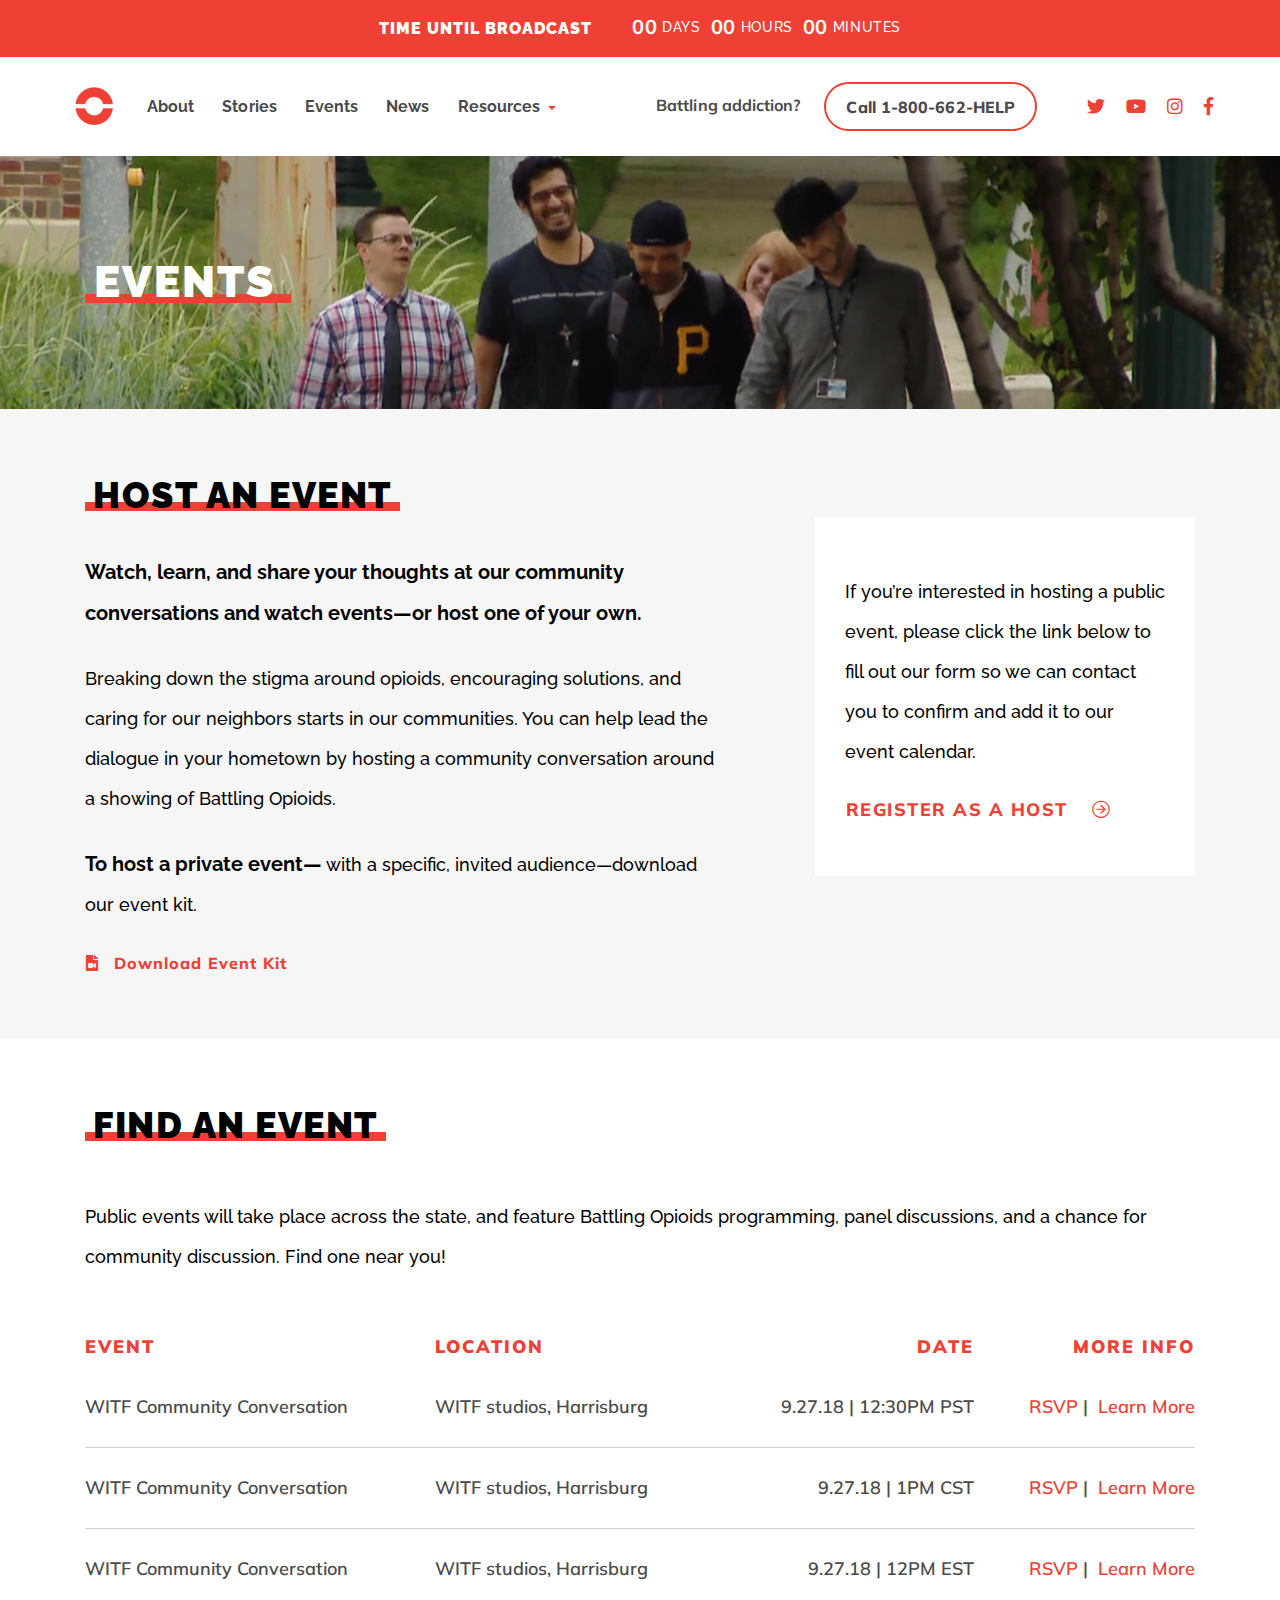
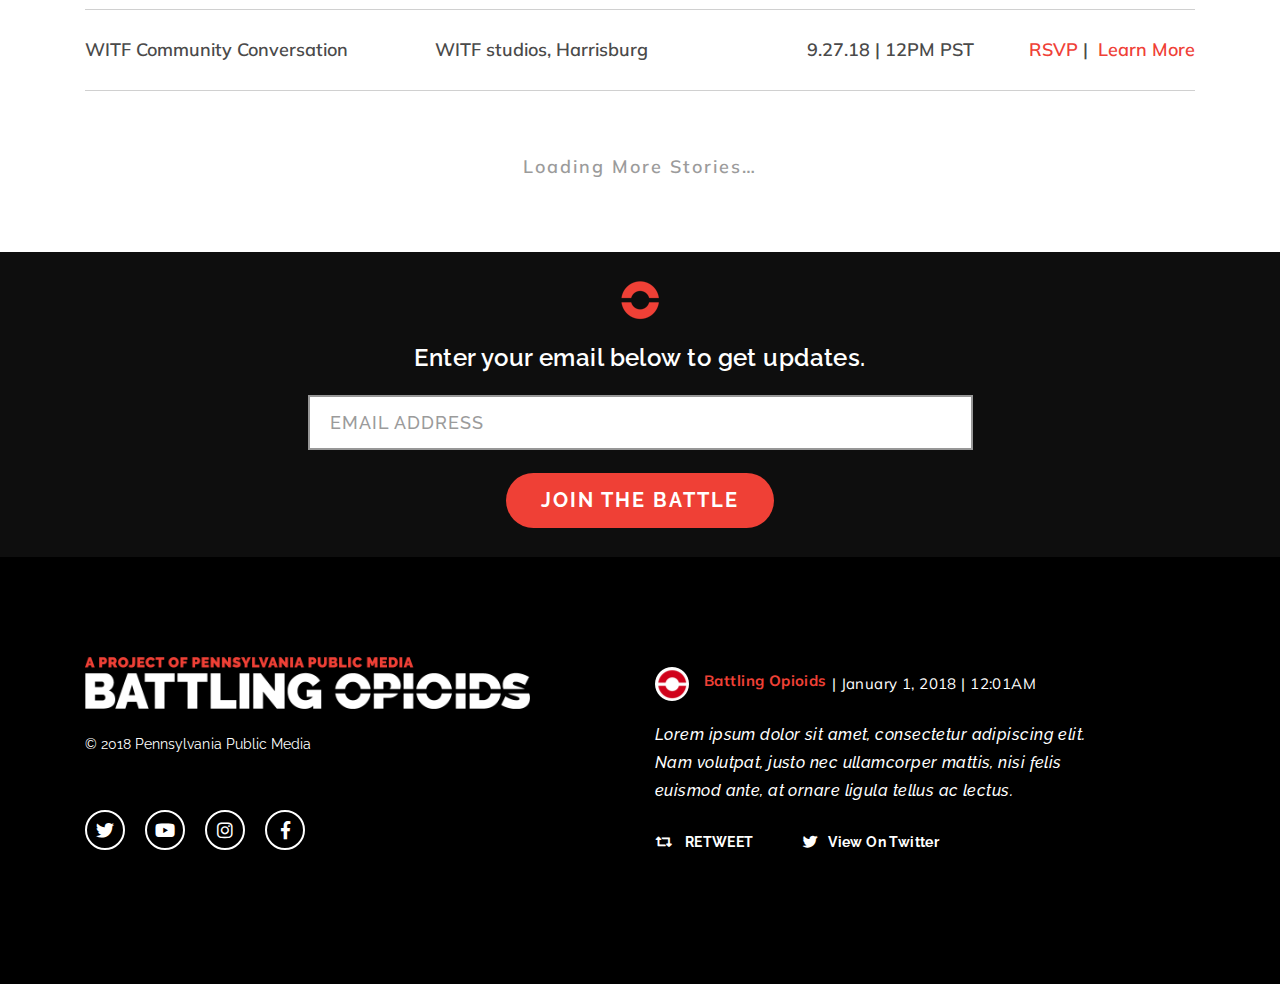
<file: events.html>
<!DOCTYPE html>
<html lang="en">

<head>
	<meta charset="utf-8">
	<meta http-equiv="X-UA-Compatible" content="IE=edge">
	<meta name="viewport" content="width=device-width, initial-scale=1, shrink-to-fit=no">

	<link rel="icon" href="">

	<!-- savo css code -->
	<link rel="stylesheet" href="savo-styles/mainsavo.css">

	<!-- Bootstrap CSS -->
	<link rel="stylesheet" href="styles/css/main.css"/>
	<link href="https://fonts.googleapis.com/css?family=Muli:400,700,800,900|Raleway:400,500,500i,600i,700,800,800i,900" rel="stylesheet">

	<title>Battling</title>

</head>

<body>
	

	<!-- Header -->
	<header>

		<!-- Top header -->
		<nav class="top-header">
			<div class="container">
				<h3>TIME UNTIL BROADCAST</h3>
				<div class="date">
					<div class="days"><span class="count">00</span>DAYS</div>
					<div class="days"><span class="count">00</span>HOURS</div>
					<div class="days"><span class="count">00</span>MINUTES</div>
				</div>
			</div>
		</nav>

		<!-- Main Navbar -->
		<nav class="navbar navbar-expand-lg navbar-custom navbar-light">

		  <button class="navbar-toggler collapsed" type="button" data-toggle="collapse" data-target="#navbarSupportedContent" aria-controls="navbarSupportedContent" aria-expanded="false" aria-label="Toggle navigation">
		    <i class="far fa-bars"></i>
		    <i class="far fa-times"></i>
		  </button>

		  <a class="navbar-brand mx-auto" href="#"><img src="images/logo.png"></a>

		  <div class="collapse navbar-collapse" id="navbarSupportedContent">
		    <ul class="navbar-nav mr-auto">
		      <li class="nav-item">
		        <a class="nav-link" href="#">About</a>
		      </li>
		      <li class="nav-item">
		        <a class="nav-link" href="#">Stories</a>
		      </li>
		      <li class="nav-item">
		        <a class="nav-link" href="#">Events</a>
		      </li>
		      <li class="nav-item">
		        <a class="nav-link" href="#">News</a>
		      </li>
		      <li class="nav-item dropdown">
		        <a class="nav-link dropdown-toggle" href="#" id="navbarDropdown" role="button" data-toggle="dropdown" aria-haspopup="true" aria-expanded="false">
		          Resources
		        </a>
		        <div class="dropdown-menu" aria-labelledby="navbarDropdown">
		          <a class="dropdown-item" href="#">Action</a>
		          <a class="dropdown-item" href="#">Another action</a>
		          <div class="dropdown-divider"></div>
		          <a class="dropdown-item" href="#">Something else here</a>
		        </div>
		      </li>
		    </ul>
		    <ul class="navbar-nav navbar-right">
		      <li class="nav-item">
		        <a class="nav-link" href="#">Battling addiction?</a>
		      </li>
		      <li class="nav-item">
		        <a class="btn btn-ghost" href="#">Call 1-800-662-HELP</a>
		      </li>
		      <li class="navbar-socials">
		      	<ul class="list-inline">
						  <li class="list-inline-item"><a href=""><i class="fab fa-twitter"></i></a></li>
						  <li class="list-inline-item"><a href=""><i class="fab fa-youtube"></i></a></li>
						  <li class="list-inline-item"><a href=""><i class="fab fa-instagram"></i></a></li>
						  <li class="list-inline-item"><a href=""><i class="fab fa-facebook-f"></i></a></li>
						</ul>
		      </li>
		    </ul>
		  </div>
		</nav>
	</header>

	<main>
		<section class="eventstitle-section">
			<div class="container">
				<div class="row">
					<div class="col-md-12">
						<h1>EVENTS</h1>
					</div>
				</div>
			</div>
		</section>

		<section class="hostanevent-section">
			<div class="container">
				<div class="row">
					<div class="col-md-7">
						<h2>HOST AN EVENT</h2>
						<p><span>Watch, learn, and share your thoughts at our community conversations and watch events—or host one of your own.</span></p>
						<p>Breaking down the stigma around opioids, encouraging solutions, and caring for our neighbors starts in our communities. You can help lead the dialogue in your hometown by hosting a community conversation around a showing of Battling Opioids.</p>
						<p><span>To host a private event—</span> with a specific, invited audience—download our event kit.</p>
						<a href="" class="btn btn-file"><i class="fas fa-file-video"></i> Download Event Kit</a>
						
					</div>
					<div class="col-md-5">
						<div class="whitebox">
							<p>If you’re interested in hosting a public event, please click the link below to fill out our form so we can contact you to confirm and add it to our event calendar.</p>
							<a href="" class="btn btn-link-arrow">REGISTER AS A HOST <i class="fal fa-arrow-circle-right"></i></a>

						</div>
					</div>
				</div>
			</div>
		</section>

		<section class="findenevent-section">
			<div class="container">
				<div class="row">
					<div class="col-md-12">
						<h2>FIND AN EVENT</h2>
						<p>Public events will take place across the state, and feature Battling Opioids programming, panel discussions, and a chance for community discussion. Find one near you!</p>
					</div>
				</div>
				<div class="row">
					<div class="col-md-12 cont">
							<table class="table">
							  <thead>
							    <tr>
							      <th>EVENT</th>
							      <th>LOCATION</th>
							      <th class="text-right">DATE</th>
							      <th class="text-right">MORE INFO</th>
							      <th></th>
							    </tr>
							  </thead>
							  <tbody>
							    <tr>
							      <td><p>WITF Community Conversation</p></td>
							      <td><p>WITF studios, Harrisburg</p></td>
							      <td class="text-right"><p>9.27.18 | 12:30PM PST</p></td>
							      <td class="text-right"><p class="subir"><a href="#">RSVP</a><span>|</span> <a href="">Learn More</a></p></td>
							    </tr>
							    <tr>
							      <td><p>WITF Community Conversation</p></td>
							      <td><p>WITF studios, Harrisburg</p></td>
							      <td class="text-right"><p>9.27.18 | 1PM CST</p></td>
							      <td class="text-right"><p class="subir"><a href="#">RSVP</a><span>|</span> <a href="">Learn More</a></p></td>
							    </tr>
							    <tr>
							      <td><p>WITF Community Conversation</p></td>
							      <td><p>WITF studios, Harrisburg</p></td>
							      <td class="text-right"><p>9.27.18 | 12PM EST</p></td>
							      <td class="text-right"><p class="subir"><a href="#">RSVP</a><span>|</span> <a href="">Learn More</a></p></td>
							    </tr>
							    <tr>
							      <td><p>WITF Community Conversation</p></td>
							      <td><p>WITF studios, Harrisburg</p></td>
							      <td class="text-right"><p>9.27.18 | 12PM PST</p></td>
							      <td class="text-right"><p class="subir"><a href="#">RSVP</a><span>|</span> <a href="">Learn More</a></p></td>
							    </tr>
							  </tbody>
							</table>
					</div>
					<div class="col-md-12">
						<p class="loadmorebtns"><a href="#">Loading More Stories…</a></p>
					</div>
				</div>
			</div>
		</section>

		<!-- Cta section -->
		<section class="cta-section ctaourstores-section">
				<div class="container">
					<form action="">
						<div class="row">
							<div class="col-sm-12">
								<img src="images/logo.png" alt="">
							</div>
							<div class="col-sm-12">
								<h1>Enter your email below to get updates.</h1>
							</div>
								<div class="col-md-12">
									<input type="text" placeholder="EMAIL ADDRESS">
								</div>
								<div class="col-md-12">
									<button>JOIN THE BATTLE</button>
								</div>
						</div>
					</form>
				</div>
		</section>
	</main>

	<!-- Footer -->
	<footer class="footer">
		<div class="container">
			<div class="row">
				<div class="order-sm-2 col-sm-6 col-lg-6 offset-lg-1">
					<div class="quot-header">
						<img src="images/logo-white-bg.png"/>
						<h5>Battling Opioids</h5>
						<span class="date">	<span class="d-none d-lg-inline">|</span> January 1, 2018 | 12:01AM</span>
					</div>
					<div class="quot-content">
						<p>Lorem ipsum dolor sit amet, consectetur adipiscing elit. Nam volutpat, justo nec ullamcorper mattis, nisi felis euismod ante, at ornare ligula tellus ac lectus.</p>
					</div>
					<div class="quot-footer">
						<a href="#"><i class="fas fa-retweet-alt"></i> RETWEET</a>
						<a href="#"><i class="fab fa-twitter"></i> View On Twitter</a>
					</div>
				</div>
				<div class="order-sm-1 col-sm-6 col-lg-5">
					<div class="logo">
						<img src="images/brand-text.svg" class="img-fluid" />
					</div>
					<p class="copyright">© 2018 Pennsylvania Public Media</p>
					<div class="footer-socials">
						<ul class="list-inline">
						  <li class="list-inline-item"><a href=""><i class="fab fa-twitter"></i></a></li>
						  <li class="list-inline-item"><a href=""><i class="fab fa-youtube"></i></a></li>
						  <li class="list-inline-item"><a href=""><i class="fab fa-instagram"></i></a></li>
						  <li class="list-inline-item"><a href=""><i class="fab fa-facebook-f"></i></a></li>
						</ul>
					</div>
				</div>
			</div>
		</div>
	</footer>

	<script src="js/jquery-3.2.1.slim.min.js"></script>
	<script src="js/popper.min.js"></script>
	<script src="js/bootstrap.min.js"></script>
	<script src="js/slick.min.js"></script>
	<script src="js/custom.js"></script>

</body>

</html>
</file>
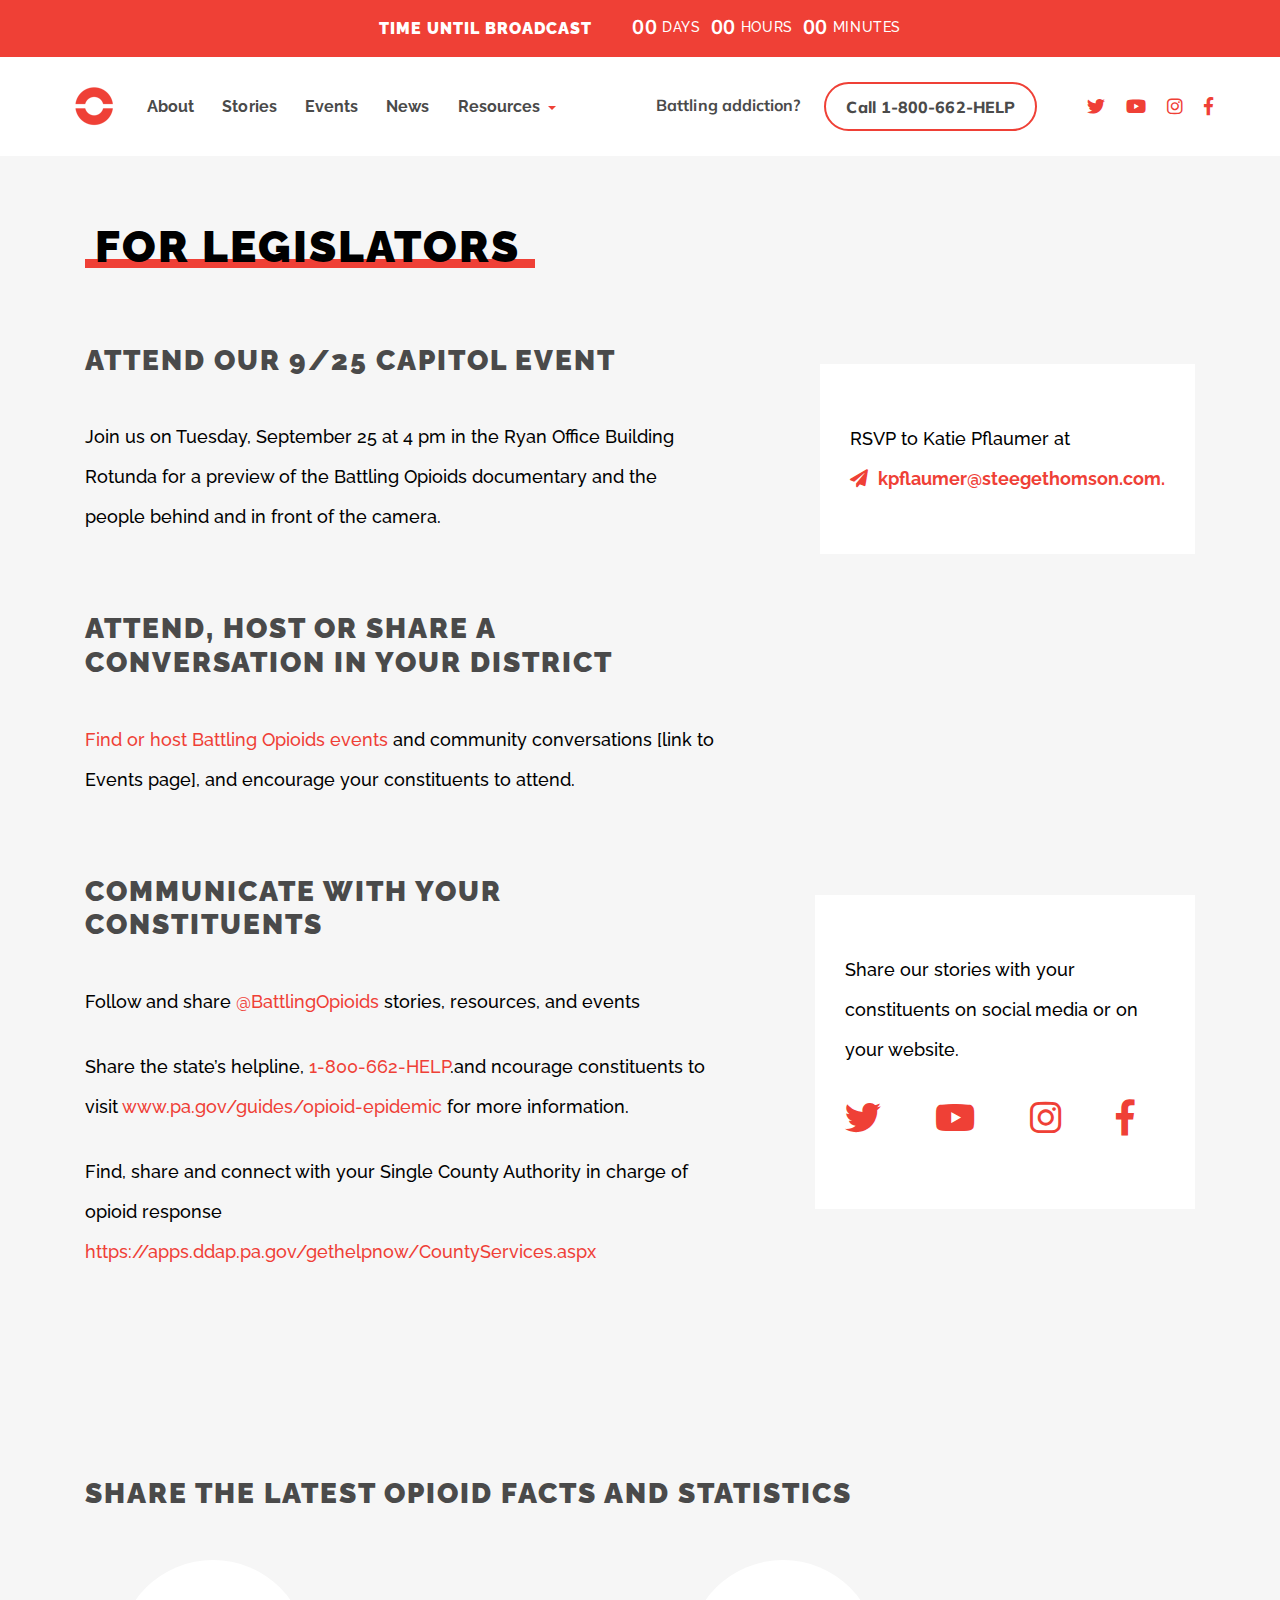
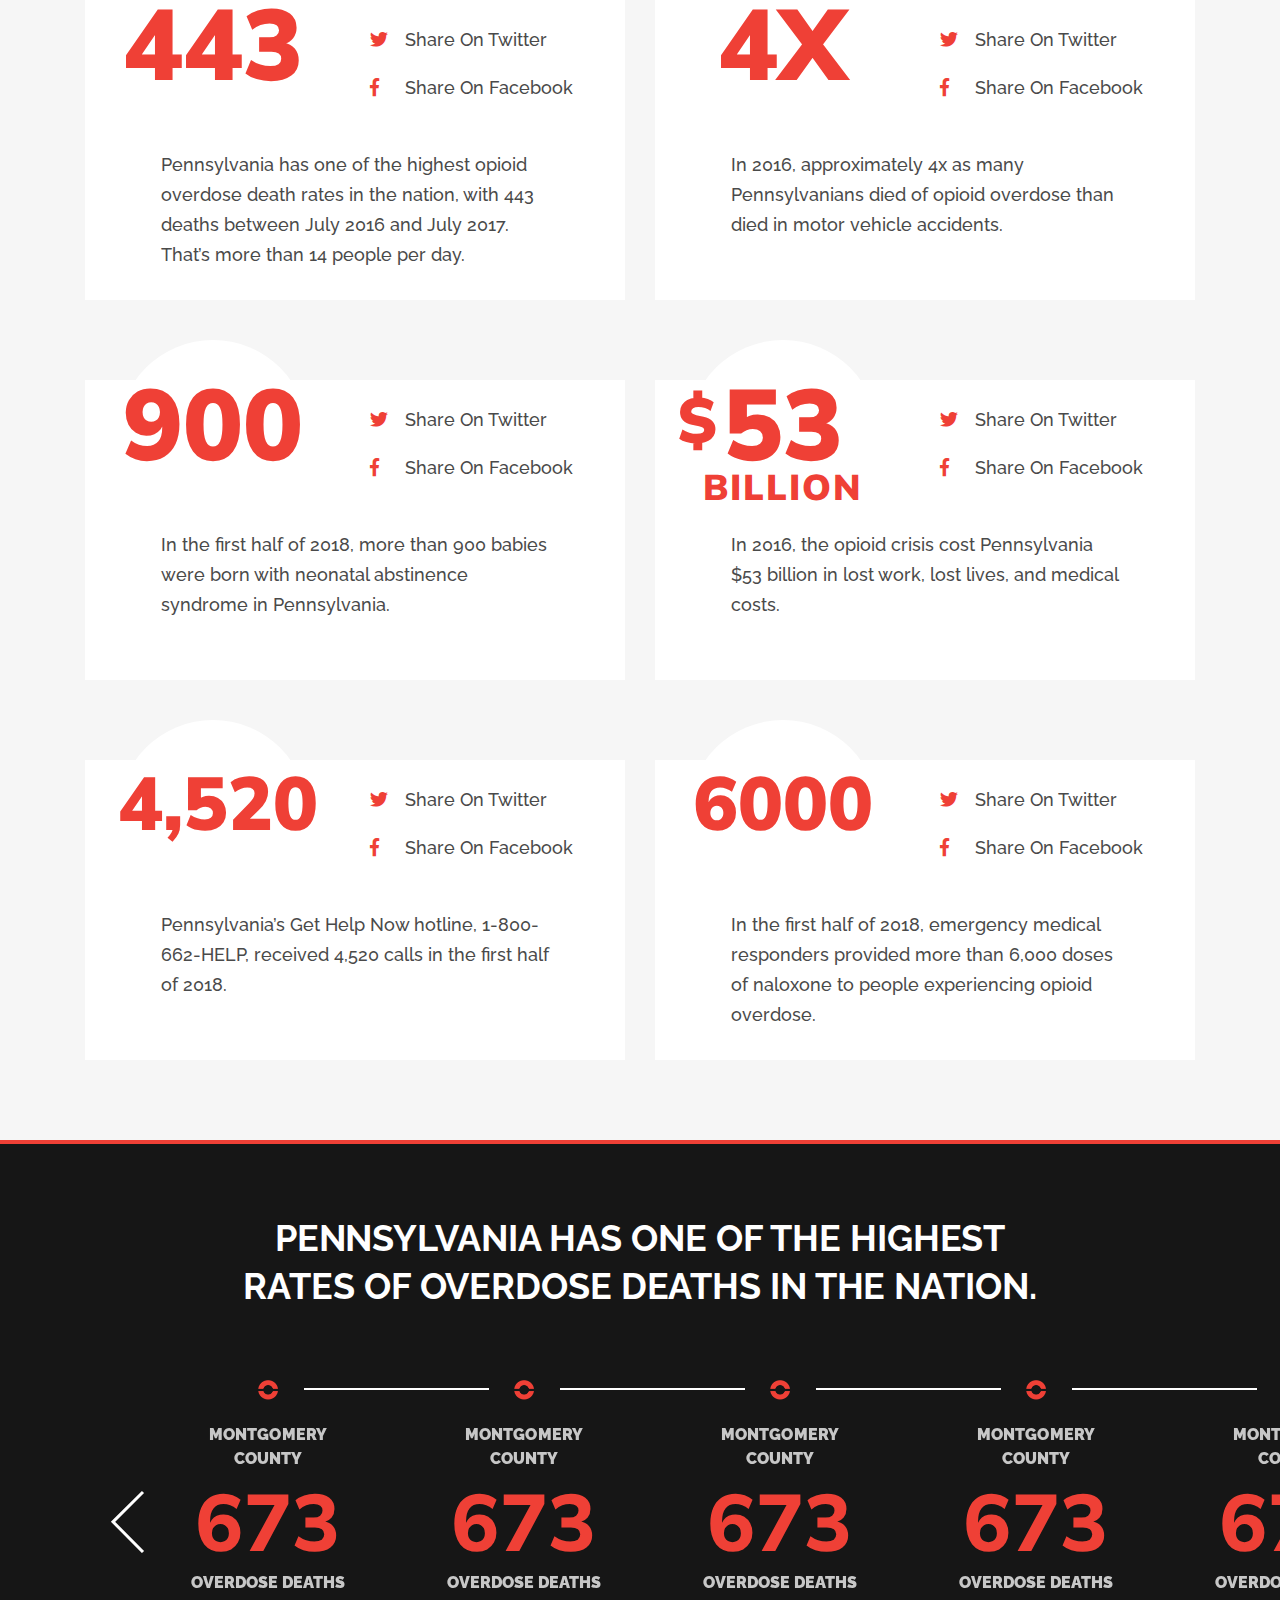
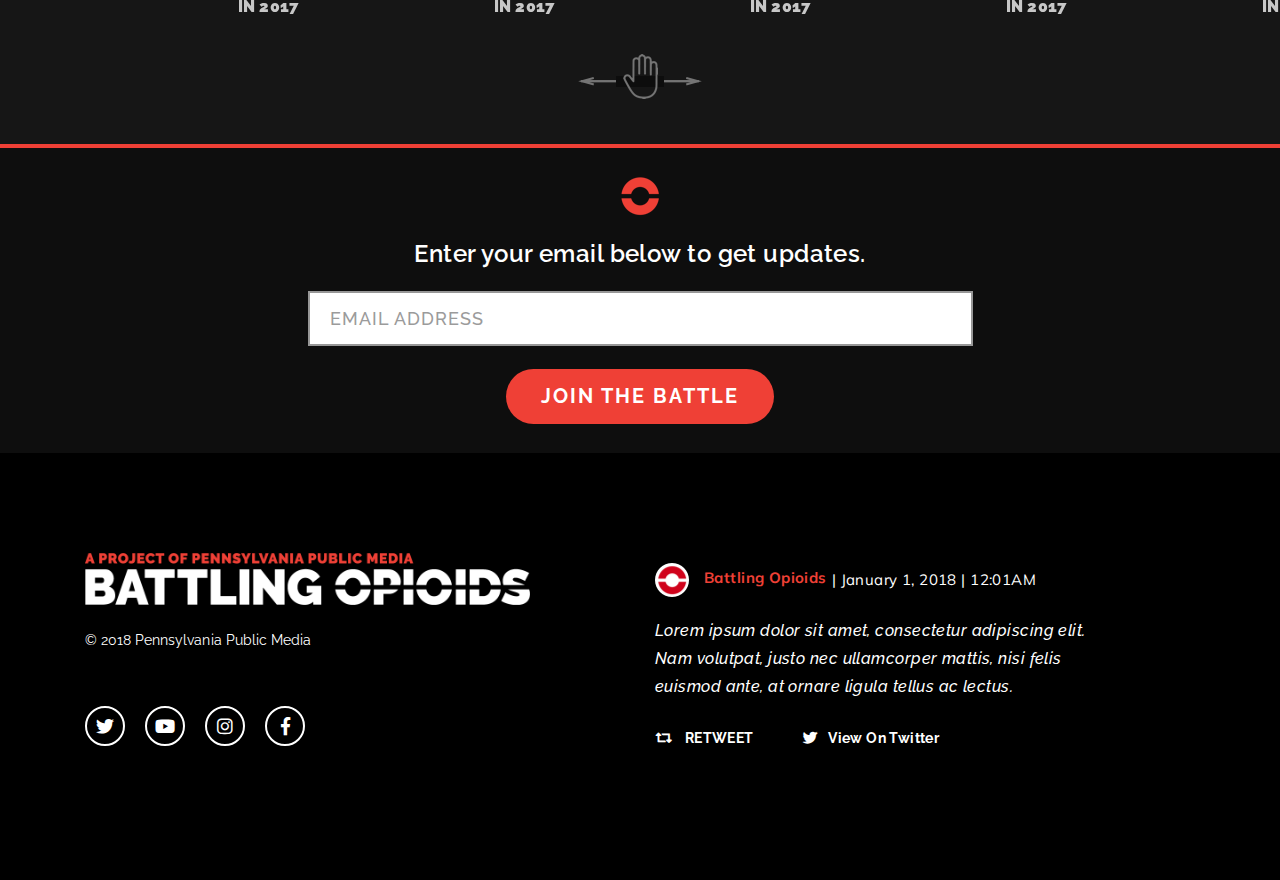
<file: forlegislators.html>
<!DOCTYPE html>
<html lang="en">

<head>
	<meta charset="utf-8">
	<meta http-equiv="X-UA-Compatible" content="IE=edge">
	<meta name="viewport" content="width=device-width, initial-scale=1, shrink-to-fit=no">

	<link rel="icon" href="">

	<!-- savo css code -->
	<link rel="stylesheet" href="savo-styles/mainsavo.css">

	<!-- Bootstrap CSS -->
	<link rel="stylesheet" href="styles/css/main.css"/>
	<link href="https://fonts.googleapis.com/css?family=Muli:400,700,800,900|Raleway:400,500,500i,600i,700,800,800i,900" rel="stylesheet">

	<title>Battling</title>

</head>

<body>
	

	<!-- Header -->
	<header>

		<!-- Top header -->
		<nav class="top-header">
			<div class="container">
				<h3>TIME UNTIL BROADCAST</h3>
				<div class="date">
					<div class="days"><span class="count">00</span>DAYS</div>
					<div class="days"><span class="count">00</span>HOURS</div>
					<div class="days"><span class="count">00</span>MINUTES</div>
				</div>
			</div>
		</nav>

		<!-- Main Navbar -->
		<nav class="navbar navbar-expand-lg navbar-custom navbar-light">

		  <button class="navbar-toggler collapsed" type="button" data-toggle="collapse" data-target="#navbarSupportedContent" aria-controls="navbarSupportedContent" aria-expanded="false" aria-label="Toggle navigation">
		    <i class="far fa-bars"></i>
		    <i class="far fa-times"></i>
		  </button>

		  <a class="navbar-brand mx-auto" href="#"><img src="images/logo.png"></a>

		  <div class="collapse navbar-collapse" id="navbarSupportedContent">
		    <ul class="navbar-nav mr-auto">
		      <li class="nav-item">
		        <a class="nav-link" href="#">About</a>
		      </li>
		      <li class="nav-item">
		        <a class="nav-link" href="#">Stories</a>
		      </li>
		      <li class="nav-item">
		        <a class="nav-link" href="#">Events</a>
		      </li>
		      <li class="nav-item">
		        <a class="nav-link" href="#">News</a>
		      </li>
		      <li class="nav-item dropdown">
		        <a class="nav-link dropdown-toggle" href="#" id="navbarDropdown" role="button" data-toggle="dropdown" aria-haspopup="true" aria-expanded="false">
		          Resources
		        </a>
		        <div class="dropdown-menu" aria-labelledby="navbarDropdown">
		          <a class="dropdown-item" href="#">Action</a>
		          <a class="dropdown-item" href="#">Another action</a>
		          <div class="dropdown-divider"></div>
		          <a class="dropdown-item" href="#">Something else here</a>
		        </div>
		      </li>
		    </ul>
		    <ul class="navbar-nav navbar-right">
		      <li class="nav-item">
		        <a class="nav-link" href="#">Battling addiction?</a>
		      </li>
		      <li class="nav-item">
		        <a class="btn btn-ghost" href="#">Call 1-800-662-HELP</a>
		      </li>
		      <li class="navbar-socials">
		      	<ul class="list-inline">
						  <li class="list-inline-item"><a href=""><i class="fab fa-twitter"></i></a></li>
						  <li class="list-inline-item"><a href=""><i class="fab fa-youtube"></i></a></li>
						  <li class="list-inline-item"><a href=""><i class="fab fa-instagram"></i></a></li>
						  <li class="list-inline-item"><a href=""><i class="fab fa-facebook-f"></i></a></li>
						</ul>
		      </li>
		    </ul>
		  </div>
		</nav>
	</header>

	<main>

		<section class="forlegislatorsfirst-section">
			<div class="container">
				<div class="row">
					<div class="col-md-12">
						<h1>For Legislators</h1>
					</div>
				</div>
				<div class="row">
					<div class="col-md-7">
						<h3>Attend our 9/25 CAPITOL event </h3>
						<p>Join us on Tuesday, September 25 at 4 pm in the Ryan Office Building Rotunda for a preview of the Battling Opioids documentary and the people behind and in front of the camera. </p>
						
					</div>
					<div class="col-md-5">
						<div class="whitebox">
							<p>RSVP to Katie Pflaumer at </p>
							<a href="" class="link"><i class="fas fa-paper-plane"></i>kpflaumer@steegethomson.com.</a>

						</div>
					</div>
				</div>
				<div class="row">
					<div class="col-md-7">
						<h3>Attend, HOST or share  a conversation in your district </h3>
						<p><a href="">Find or host Battling Opioids events</a> and community conversations [link to Events page], and encourage your constituents to attend.</p>
					</div>
				</div>
				<div class="row">
					<div class="col-md-7">
						<h3>Communicate with your constituents</h3>
						<p>Follow and share <a href="">@BattlingOpioids</a> stories, resources, and events</p>
						<p>Share the state’s helpline, <a href="">1-800-662-HELP</a>.and ncourage constituents to visit <a href="">www.pa.gov/guides/opioid-epidemic</a> for more information.</p>
						<p>Find, share and connect with your Single County Authority in charge of opioid response <a href="">https://apps.ddap.pa.gov/gethelpnow/CountyServices.aspx</a></p>
						
					</div>
					<div class="col-md-5">
						<div class="whitebox">
							<p>Share our stories with your constituents on social media or on your website.</p>
							<ul class="socmedia">
								<li><a href=""><i class="fab fa-twitter"></i></a></li>
								<li><a href=""><i class="fab fa-youtube"></i></a></li>
								<li><a href=""><i class="fab fa-instagram"></i></a></li>
								<li><a href=""><i class="fab fa-facebook-f"></i></a></li>
							</ul>
						</div>
					</div>
				</div>
			</div>
		</section>

		<section class="shareable-section legislatorsshareable-section">
			<div class="container">
				<div class="row">
					<div class="col-md-12">
						<h3>Share the Latest Opioid Facts and Statistics</h3>
					</div>
				</div>
				<div class="row">
					<div class="col-md-12">
						<div class="row">
							<div class="col-lg-6">
								<div class="wraper">
									<div class="row">
										<div class="col-sm-6">
											<div class="circle">
												<h1>443</h1>
											</div>
										</div>
										<div class="col-sm-6">
											<ul>
												<li><a href=""><i class="fab fa-twitter"></i>Share On Twitter</a></li>
												<li><a href=""><i class="fab fa-facebook-f"></i>Share On Facebook</a></li>
											</ul>
										</div>
									</div>
									<div class="row">
										<div class="col-md-12">
											<p>Pennsylvania has one of the highest opioid overdose death rates in the nation, with 443 deaths between July 2016 and July 2017. That’s more than 14 people per day. </p>
										</div>
									</div>
								</div>
							</div>
							<div class="col-lg-6">
								<div class="wraper">
									<div class="row">
										<div class="col-sm-6">
											<div class="circle">
												<h1>4x</h1>
											</div>
										</div>
										<div class="col-sm-6">
											<ul>
												<li><a href=""><i class="fab fa-twitter"></i>Share On Twitter</a></li>
												<li><a href=""><i class="fab fa-facebook-f"></i>Share On Facebook</a></li>
											</ul>
										</div>
									</div>
									<div class="row">
										<div class="col-md-12">
											<p>In 2016, approximately 4x as many Pennsylvanians died of opioid overdose than died in motor vehicle accidents. </p>
										</div>
									</div>
								</div>
							</div>
							<div class="col-lg-6">
								<div class="wraper">
									<div class="row">
										<div class="col-sm-6">
											<div class="circle">
												<h1>900</h1>
											</div>
										</div>
										<div class="col-sm-6">
											<ul>
												<li><a href=""><i class="fab fa-twitter"></i>Share On Twitter</a></li>
												<li><a href=""><i class="fab fa-facebook-f"></i>Share On Facebook</a></li>
											</ul>
										</div>
									</div>
									<div class="row">
										<div class="col-md-12">
											<p>In the first half of 2018, more than 900 babies were born with neonatal abstinence syndrome in Pennsylvania.</p>
										</div>
									</div>
								</div>
							</div>
							<div class="col-lg-6">
								<div class="wraper">
									<div class="row">
										<div class="col-sm-6">
											<div class="circle">
												<h1><span>$</span>53</h1>
												<h2>BILLION</h2>
											</div>
										</div>
										<div class="col-sm-6">
											<ul>
												<li><a href=""><i class="fab fa-twitter"></i>Share On Twitter</a></li>
												<li><a href=""><i class="fab fa-facebook-f"></i>Share On Facebook</a></li>
											</ul>
										</div>
									</div>
									<div class="row">
										<div class="col-md-12">
											<p>In 2016, the opioid crisis cost Pennsylvania $53 billion in lost work, lost lives, and medical costs.</p>
										</div>
									</div>
								</div>
							</div>
							<div class="col-lg-6">
								<div class="wraper">
									<div class="row">
										<div class="col-sm-6">
											<div class="circle">
												<h1 class="fontdown">4,520</h1>
											</div>
										</div>
										<div class="col-sm-6">
											<ul>
												<li><a href=""><i class="fab fa-twitter"></i>Share On Twitter</a></li>
												<li><a href=""><i class="fab fa-facebook-f"></i>Share On Facebook</a></li>
											</ul>
										</div>
									</div>
									<div class="row">
										<div class="col-md-12">
											<p>Pennsylvania’s Get Help Now hotline, 1-800-662-HELP, received 4,520 calls in the first half of 2018.</p>
										</div>
									</div>
								</div>
							</div>
							<div class="col-lg-6">
								<div class="wraper">
									<div class="row">
										<div class="col-sm-6">
											<div class="circle">
												<h1 class="fontdown">6000</h1>
											</div>
										</div>
										<div class="col-sm-6">
											<ul>
												<li><a href=""><i class="fab fa-twitter"></i>Share On Twitter</a></li>
												<li><a href=""><i class="fab fa-facebook-f"></i>Share On Facebook</a></li>
											</ul>
										</div>
									</div>
									<div class="row">
										<div class="col-md-12">
											<p>In the first half of 2018, emergency medical responders provided more than 6,000 doses of naloxone to people experiencing opioid overdose.</p>
										</div>
									</div>
								</div>
							</div>
						</div>
					</div>
				</div>
			</div>
		</section>
		<!-- Stats section -->
		<section class="stats-section">
			<div class="content">
				<h2>Pennsylvania has one of the highest <br/> rates of overdose deaths in the nation.</h2>
				<div class="stats-slider">
					<div class="slide-item">
						<div class="content">
							<img src="images/logo.png"/>
							<p>MONTGOMERY COUNTY</p>
							<p class="count">673</p>
							<p>OVERDOSE DEATHS IN 2017</p>
						</div>
					</div>
					<div class="slide-item">
						<div class="content">
							<img src="images/logo.png"/>
							<p>MONTGOMERY COUNTY</p>
							<p class="count">673</p>
							<p>OVERDOSE DEATHS IN 2017</p>
						</div>
					</div>
					<div class="slide-item">
						<div class="content">
							<img src="images/logo.png"/>
							<p>MONTGOMERY COUNTY</p>
							<p class="count">673</p>
							<p>OVERDOSE DEATHS IN 2017</p>
						</div>
					</div>
					<div class="slide-item">
						<div class="content">
							<img src="images/logo.png"/>
							<p>MONTGOMERY COUNTY</p>
							<p class="count">673</p>
							<p>OVERDOSE DEATHS IN 2017</p>
						</div>
					</div>
					<div class="slide-item">
						<div class="content">
							<img src="images/logo.png"/>
							<p>MONTGOMERY COUNTY</p>
							<p class="count">673</p>
							<p>OVERDOSE DEATHS IN 2017</p>
						</div>
					</div>
					<div class="slide-item">
						<div class="content">
							<img src="images/logo.png"/>
							<p>MONTGOMERY COUNTY</p>
							<p class="count">673</p>
							<p>OVERDOSE DEATHS IN 2017</p>
						</div>
					</div>
				</div>
				<div class="text-center">
					<img src="images/scroll-hand.png"/>
				</div>
			</div>
		</section>

		<!-- Cta section -->
		<section class="cta-section ctaourstores-section">
				<div class="container">
					<form action="">
						<div class="row">
							<div class="col-sm-12">
								<img src="images/logo.png" alt="">
							</div>
							<div class="col-sm-12">
								<h1>Enter your email below to get updates.</h1>
							</div>
								<div class="col-md-12">
									<input type="text" placeholder="EMAIL ADDRESS">
								</div>
								<div class="col-md-12">
									<button>JOIN THE BATTLE</button>
								</div>
						</div>
					</form>
				</div>
		</section>
	</main>

	<!-- Footer -->
	<footer class="footer">
		<div class="container">
			<div class="row">
				<div class="order-sm-2 col-sm-6 col-lg-6 offset-lg-1">
					<div class="quot-header">
						<img src="images/logo-white-bg.png"/>
						<h5>Battling Opioids</h5>
						<span class="date">	<span class="d-none d-lg-inline">|</span> January 1, 2018 | 12:01AM</span>
					</div>
					<div class="quot-content">
						<p>Lorem ipsum dolor sit amet, consectetur adipiscing elit. Nam volutpat, justo nec ullamcorper mattis, nisi felis euismod ante, at ornare ligula tellus ac lectus.</p>
					</div>
					<div class="quot-footer">
						<a href="#"><i class="fas fa-retweet-alt"></i> RETWEET</a>
						<a href="#"><i class="fab fa-twitter"></i> View On Twitter</a>
					</div>
				</div>
				<div class="order-sm-1 col-sm-6 col-lg-5">
					<div class="logo">
						<img src="images/brand-text.svg" class="img-fluid" />
					</div>
					<p class="copyright">© 2018 Pennsylvania Public Media</p>
					<div class="footer-socials">
						<ul class="list-inline">
						  <li class="list-inline-item"><a href=""><i class="fab fa-twitter"></i></a></li>
						  <li class="list-inline-item"><a href=""><i class="fab fa-youtube"></i></a></li>
						  <li class="list-inline-item"><a href=""><i class="fab fa-instagram"></i></a></li>
						  <li class="list-inline-item"><a href=""><i class="fab fa-facebook-f"></i></a></li>
						</ul>
					</div>
				</div>
			</div>
		</div>
	</footer>


	<script>
	var acc = document.getElementsByClassName("accordion");
	var i;

	for (i = 0; i < acc.length; i++) {
	  acc[i].addEventListener("click", function() {
	    this.classList.toggle("active");
	    var panel = this.nextElementSibling;
	    if (panel.style.maxHeight){
	      panel.style.maxHeight = null;
	    } else {
	      panel.style.maxHeight = panel.scrollHeight + "px";
	    } 
	  });
	}
	</script>
	<script src="js/jquery-3.2.1.slim.min.js"></script>
	<script src="js/popper.min.js"></script>
	<script src="js/bootstrap.min.js"></script>
	<script src="js/slick.min.js"></script>
	<script src="js/custom.js"></script>

</body>

</html>
</file>
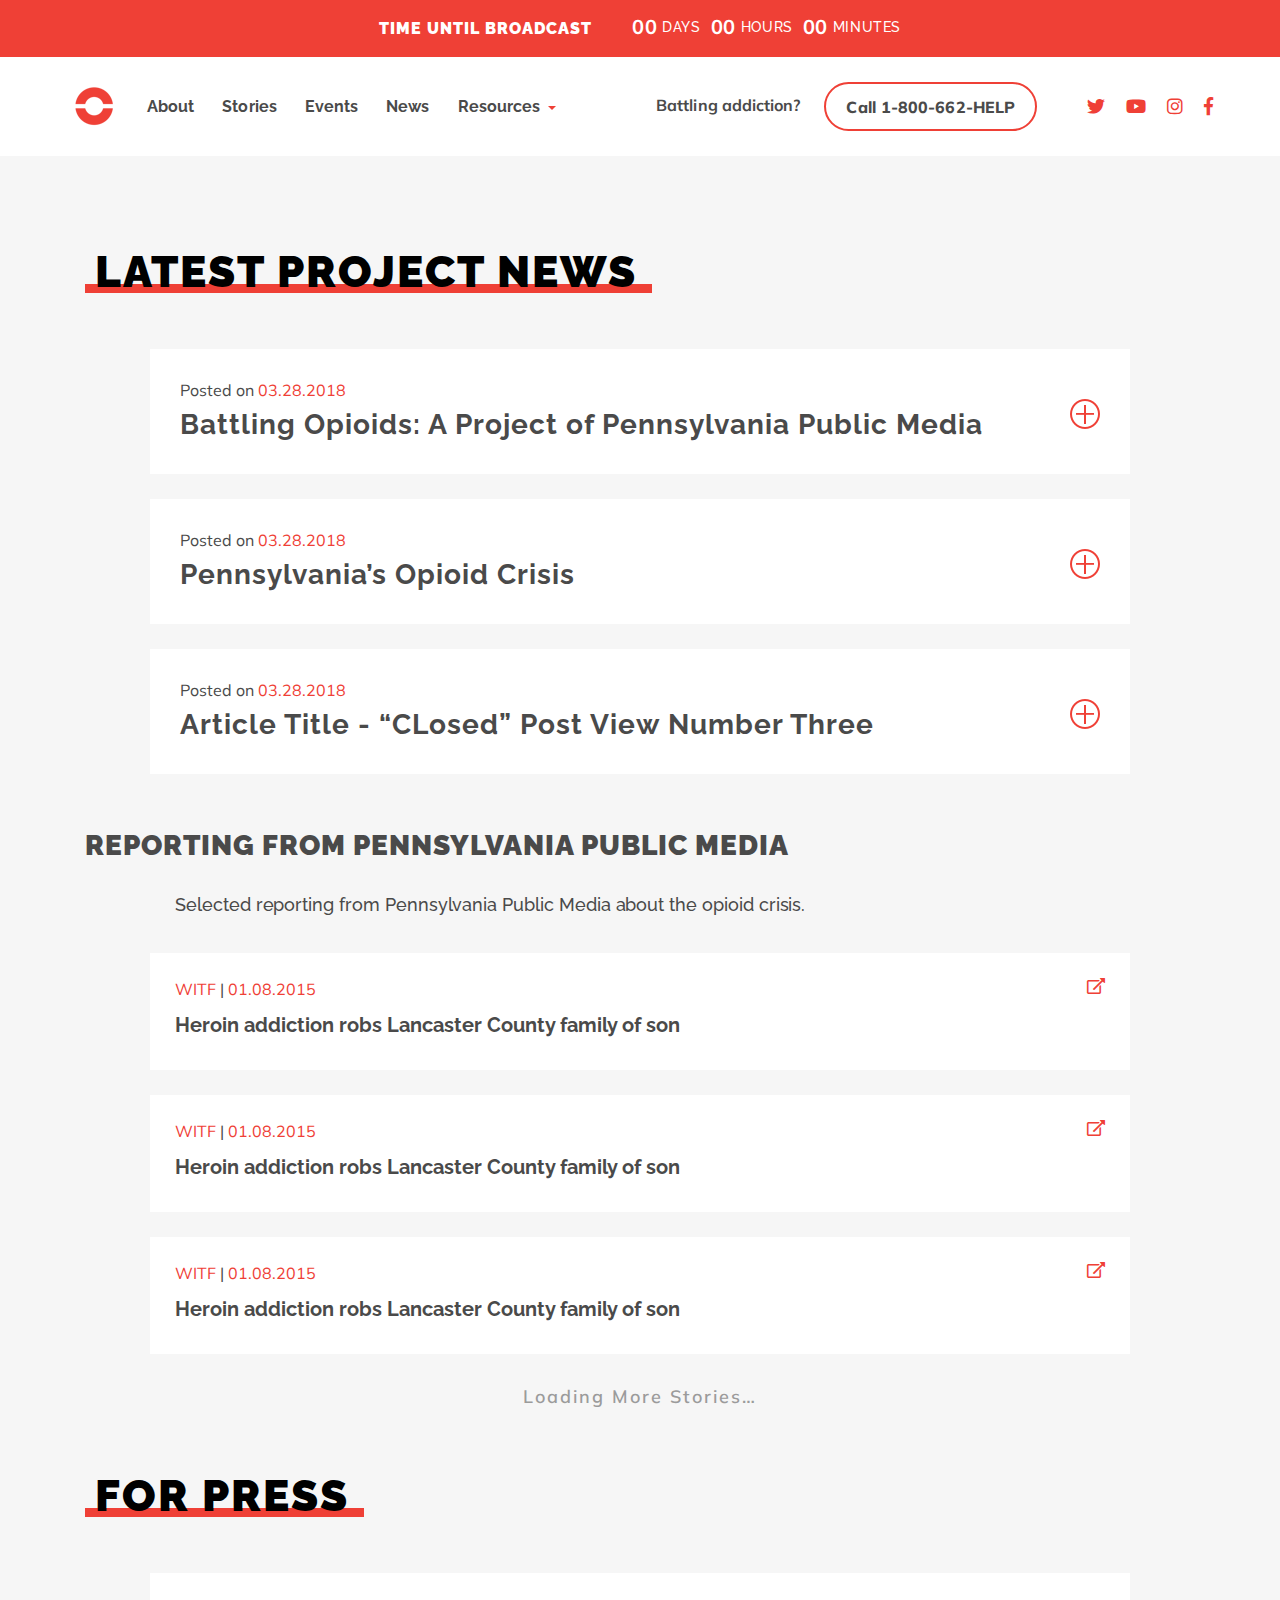
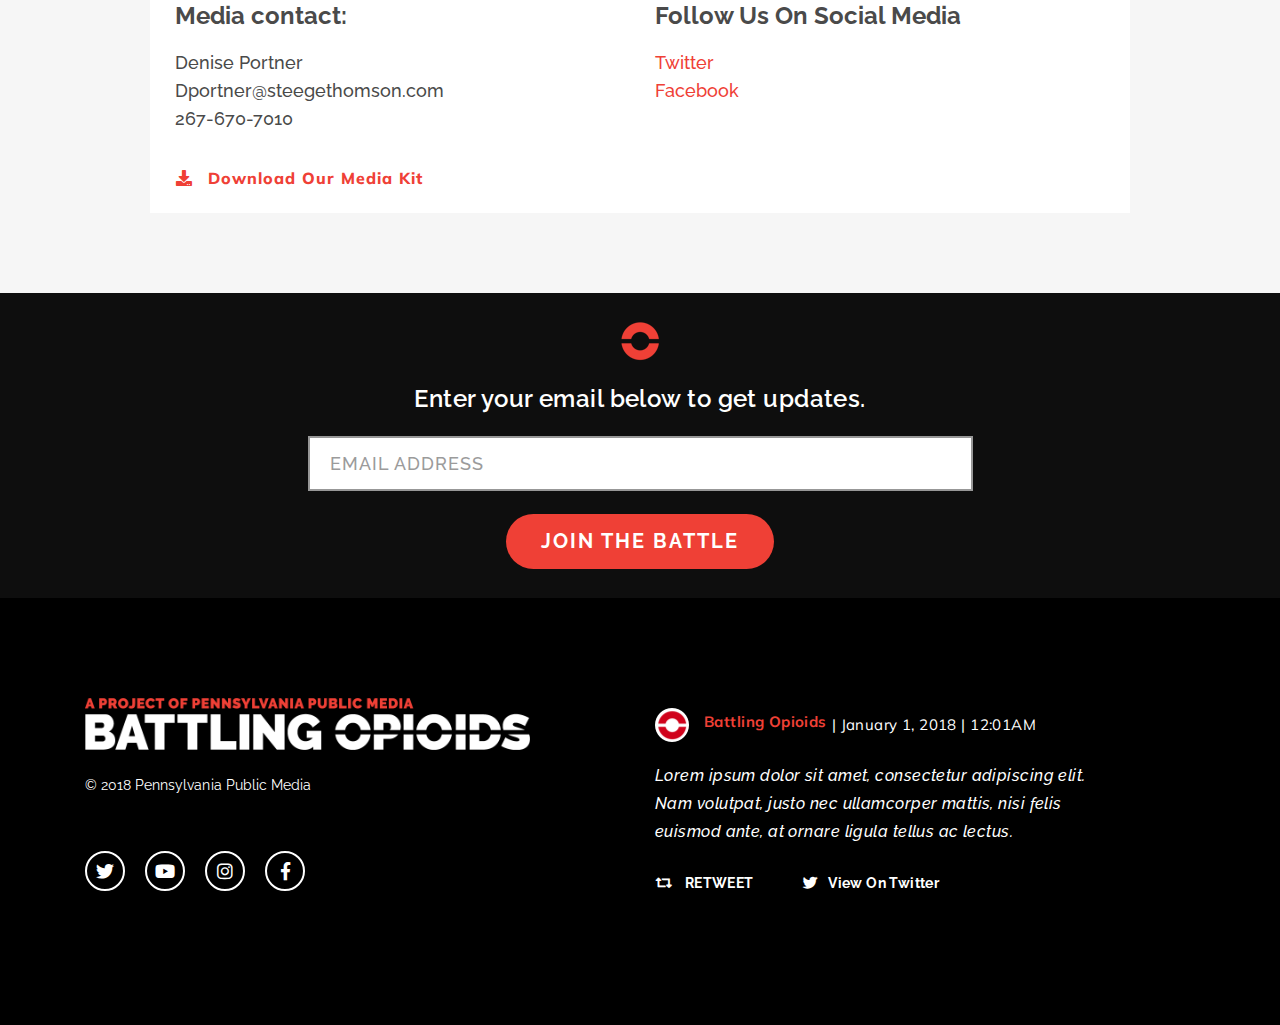
<file: news.html>
<!DOCTYPE html>
<html lang="en">

<head>
	<meta charset="utf-8">
	<meta http-equiv="X-UA-Compatible" content="IE=edge">
	<meta name="viewport" content="width=device-width, initial-scale=1, shrink-to-fit=no">

	<link rel="icon" href="">

	<!-- savo css code -->
	<link rel="stylesheet" href="savo-styles/mainsavo.css">

	<!-- Bootstrap CSS -->
	<link rel="stylesheet" href="styles/css/main.css"/>
	<link href="https://fonts.googleapis.com/css?family=Muli:400,700,800,900|Raleway:400,500,500i,600i,700,800,800i,900" rel="stylesheet">

	<title>Battling</title>

</head>

<body>
	

	<!-- Header -->
	<header>

		<!-- Top header -->
		<nav class="top-header">
			<div class="container">
				<h3>TIME UNTIL BROADCAST</h3>
				<div class="date">
					<div class="days"><span class="count">00</span>DAYS</div>
					<div class="days"><span class="count">00</span>HOURS</div>
					<div class="days"><span class="count">00</span>MINUTES</div>
				</div>
			</div>
		</nav>

		<!-- Main Navbar -->
		<nav class="navbar navbar-expand-lg navbar-custom navbar-light">

		  <button class="navbar-toggler collapsed" type="button" data-toggle="collapse" data-target="#navbarSupportedContent" aria-controls="navbarSupportedContent" aria-expanded="false" aria-label="Toggle navigation">
		    <i class="far fa-bars"></i>
		    <i class="far fa-times"></i>
		  </button>

		  <a class="navbar-brand mx-auto" href="#"><img src="images/logo.png"></a>

		  <div class="collapse navbar-collapse" id="navbarSupportedContent">
		    <ul class="navbar-nav mr-auto">
		      <li class="nav-item">
		        <a class="nav-link" href="#">About</a>
		      </li>
		      <li class="nav-item">
		        <a class="nav-link" href="#">Stories</a>
		      </li>
		      <li class="nav-item">
		        <a class="nav-link" href="#">Events</a>
		      </li>
		      <li class="nav-item">
		        <a class="nav-link" href="#">News</a>
		      </li>
		      <li class="nav-item dropdown">
		        <a class="nav-link dropdown-toggle" href="#" id="navbarDropdown" role="button" data-toggle="dropdown" aria-haspopup="true" aria-expanded="false">
		          Resources
		        </a>
		        <div class="dropdown-menu" aria-labelledby="navbarDropdown">
		          <a class="dropdown-item" href="#">Action</a>
		          <a class="dropdown-item" href="#">Another action</a>
		          <div class="dropdown-divider"></div>
		          <a class="dropdown-item" href="#">Something else here</a>
		        </div>
		      </li>
		    </ul>
		    <ul class="navbar-nav navbar-right">
		      <li class="nav-item">
		        <a class="nav-link" href="#">Battling addiction?</a>
		      </li>
		      <li class="nav-item">
		        <a class="btn btn-ghost" href="#">Call 1-800-662-HELP</a>
		      </li>
		      <li class="navbar-socials">
		      	<ul class="list-inline">
						  <li class="list-inline-item"><a href=""><i class="fab fa-twitter"></i></a></li>
						  <li class="list-inline-item"><a href=""><i class="fab fa-youtube"></i></a></li>
						  <li class="list-inline-item"><a href=""><i class="fab fa-instagram"></i></a></li>
						  <li class="list-inline-item"><a href=""><i class="fab fa-facebook-f"></i></a></li>
						</ul>
		      </li>
		    </ul>
		  </div>
		</nav>
	</header>

	<main>
		

		<section class="lastprojectnews">
			<div class="container">
				<div class="row">
					<div class="col-md-12">
						<h1>LATEST PROJECT NEWS</h1>
					</div>
				</div>
				<div class="row">
					<div class="col-md-12">
						<div class="wrapperbig">
							  <button class="accordion">
							  	<p class="witf"><span>Posted on</span> 03.28.2018</p>
								<h4>Battling Opioids: A Project of Pennsylvania Public Media</h4>
							  </button>
							  <div class="panel">
							  	<img src="images/img-accordion.png" alt="">
							    <p>A crisis of unprecedented proportions is killing 10 to 16 Pennsylvanians every day. The Centers for Disease Control and Prevention reports that number is rising every year. Against this backdrop, Pennsylvania's Public Media is collaborating efforts to produce programming that focuses on the opioid crisis and the impact it is having. Listen to WITF’s Smart Talk podcast as the station kicks off Battling Opioids: A Project of Pennsylvania Public Media. The podcast features WITF President and CEO Kathleen Pavelko; Beth Dolinar, producer of Broken: Women • Families • Opioids; Keira McGuire, a producer with WITF Public Media's Emmy award-winning news and information series, Health Smart; and Matthew Null, the Referral Development Manager for the Central Region of Gaudenzia.</p>
							  </div>

							  <button class="accordion">
								  	<p class="witf"><span>Posted on</span> 03.28.2018</p>
									<h4>Pennsylvania’s Opioid Crisis</h4>
							  </button>
							  <div class="panel">
							    <p>Lorem ipsum dolor sit amet, consectetur adipisicing elit, sed do eiusmod tempor incididunt ut labore et dolore magna aliqua. Ut enim ad minim veniam, quis nostrud exercitation ullamco laboris nisi ut aliquip ex ea commodo consequat.</p>
							  </div>

							  <button class="accordion">
								  	<p class="witf"><span>Posted on</span> 03.28.2018</p>
									<h4>Article Title - “CLosed” Post View Number Three</h4>
							  </button>
							  <div class="panel">
							    <p>Lorem ipsum dolor sit amet, consectetur adipisicing elit, sed do eiusmod tempor incididunt ut labore et dolore magna aliqua. Ut enim ad minim veniam, quis nostrud exercitation ullamco laboris nisi ut aliquip ex ea commodo consequat.</p>
							  </div>
						</div>
					</div>
				</div>
				<div class="row">
					<div class="col-md-12">
						<h3>Reporting From Pennsylvania Public Media</h3>
					</div>
					<div class="col-md-12">
						<div class="firstparagraph">
							<div class="row">
								<div class="col-md-12">
									<p>Selected reporting from Pennsylvania Public Media about the opioid crisis.</p>
								</div>
							</div>
						</div>
					</div>
				</div>
				<div class="row">
					<div class="col-md-12">
						<div class="row">
							
							<div class="col-md-12">
								<div class="wrapperbig2">
									<div class="row">
										<div class="col-md-12">
											<div class="firstrow">
												<p class="witf">WITF <span>|</span> 01.08.2015</p>
												<a href=""><i class="far fa-external-link-alt"></i></a>
											</div>
										</div>
									</div>
									<div class="row">
										<div class="col-md-12">
											<h4>Heroin addiction robs Lancaster County family of son</h4>
										</div>
									</div>
								</div>
							</div>
							<div class="col-md-12">
								<div class="wrapperbig2">
									<div class="row">
										<div class="col-md-12">
											<div class="firstrow">
												<p class="witf">WITF <span>|</span> 01.08.2015</p>
												<a href=""><i class="far fa-external-link-alt"></i></a>
											</div>
										</div>
									</div>
									<div class="row">
										<div class="col-md-12">
											<h4>Heroin addiction robs Lancaster County family of son</h4>
										</div>
									</div>
								</div>
							</div>
							<div class="col-md-12">
								<div class="wrapperbig2">
									<div class="row">
										<div class="col-md-12">
											<div class="firstrow">
												<p class="witf">WITF <span>|</span> 01.08.2015</p>
												<a href=""><i class="far fa-external-link-alt"></i></a>
											</div>
										</div>
									</div>
									<div class="row">
										<div class="col-md-12">
											<h4>Heroin addiction robs Lancaster County family of son</h4>
										</div>
									</div>
								</div>
							</div>
							<div class="col-md-12">
							<p class="loadmorebtns"><a href="#">Loading More Stories…</a></p>
								
							</div>
						</div>
					</div>
				</div>
			</div>
			
		</section>


		<section class="forpress-section">
			<div class="container">
				<div class="row">
					<div class="col-md-12">
						<h1>For Press</h1>
					</div>
				</div>
				<div class="row">
					<div class="col-md-12">
						<div class="wrapperbig2">
							<div class="row">
								<div class="col-md-6">
									<h4>Media contact: </h4>
									<p>Denise Portner</p>
									<p>Dportner@steegethomson.com</p>
									<p>267-670-7010</p>
									<a href="" class="btn btn-file"><i class="fas fa-download"></i> Download Our Media Kit</a>

								</div>
								<div class="col-md-6">
									<h4>Follow Us On Social Media</h4>
									<p><a href="">Twitter</a></p>
									<p><a href="">Facebook</a></p>
								</div>
							</div>
						</div>
					</div>
				</div>
			</div>
		</section>

		

		<!-- Cta section -->
		<section class="cta-section ctaourstores-section">
				<div class="container">
					<form action="">
						<div class="row">
							<div class="col-sm-12">
								<img src="images/logo.png" alt="">
							</div>
							<div class="col-sm-12">
								<h1>Enter your email below to get updates.</h1>
							</div>
								<div class="col-md-12">
									<input type="text" placeholder="EMAIL ADDRESS">
								</div>
								<div class="col-md-12">
									<button>JOIN THE BATTLE</button>
								</div>
						</div>
					</form>
				</div>
		</section>
	</main>

	<!-- Footer -->
	<footer class="footer">
		<div class="container">
			<div class="row">
				<div class="order-sm-2 col-sm-6 col-lg-6 offset-lg-1">
					<div class="quot-header">
						<img src="images/logo-white-bg.png"/>
						<h5>Battling Opioids</h5>
						<span class="date">	<span class="d-none d-lg-inline">|</span> January 1, 2018 | 12:01AM</span>
					</div>
					<div class="quot-content">
						<p>Lorem ipsum dolor sit amet, consectetur adipiscing elit. Nam volutpat, justo nec ullamcorper mattis, nisi felis euismod ante, at ornare ligula tellus ac lectus.</p>
					</div>
					<div class="quot-footer">
						<a href="#"><i class="fas fa-retweet-alt"></i> RETWEET</a>
						<a href="#"><i class="fab fa-twitter"></i> View On Twitter</a>
					</div>
				</div>
				<div class="order-sm-1 col-sm-6 col-lg-5">
					<div class="logo">
						<img src="images/brand-text.svg" class="img-fluid" />
					</div>
					<p class="copyright">© 2018 Pennsylvania Public Media</p>
					<div class="footer-socials">
						<ul class="list-inline">
						  <li class="list-inline-item"><a href=""><i class="fab fa-twitter"></i></a></li>
						  <li class="list-inline-item"><a href=""><i class="fab fa-youtube"></i></a></li>
						  <li class="list-inline-item"><a href=""><i class="fab fa-instagram"></i></a></li>
						  <li class="list-inline-item"><a href=""><i class="fab fa-facebook-f"></i></a></li>
						</ul>
					</div>
				</div>
			</div>
		</div>
	</footer>


	<script>
	var acc = document.getElementsByClassName("accordion");
	var i;

	for (i = 0; i < acc.length; i++) {
	  acc[i].addEventListener("click", function() {
	    this.classList.toggle("active");
	    var panel = this.nextElementSibling;
	    if (panel.style.maxHeight){
	      panel.style.maxHeight = null;
	    } else {
	      panel.style.maxHeight = panel.scrollHeight + "px";
	    } 
	  });
	}
	</script>
	<script src="js/jquery-3.2.1.slim.min.js"></script>
	<script src="js/popper.min.js"></script>
	<script src="js/bootstrap.min.js"></script>
	<script src="js/slick.min.js"></script>
	<script src="js/custom.js"></script>

</body>

</html>
</file>
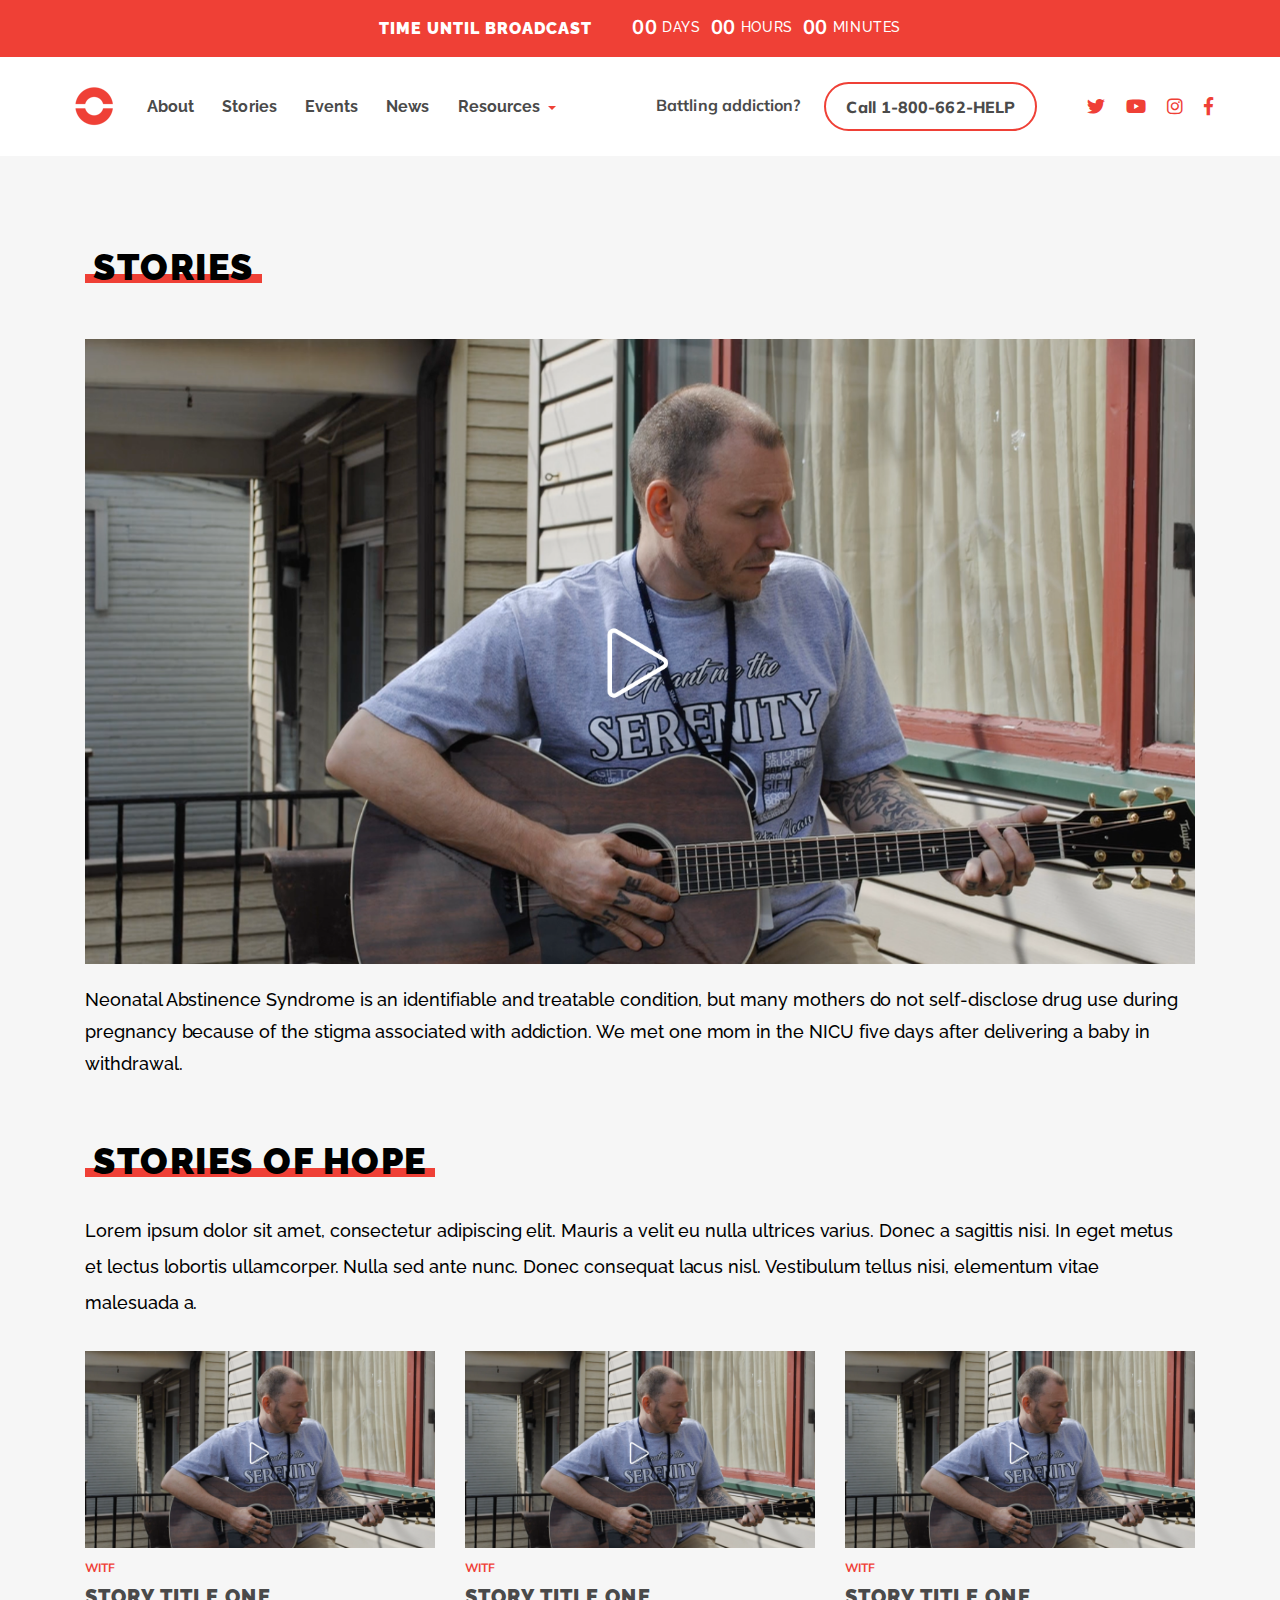
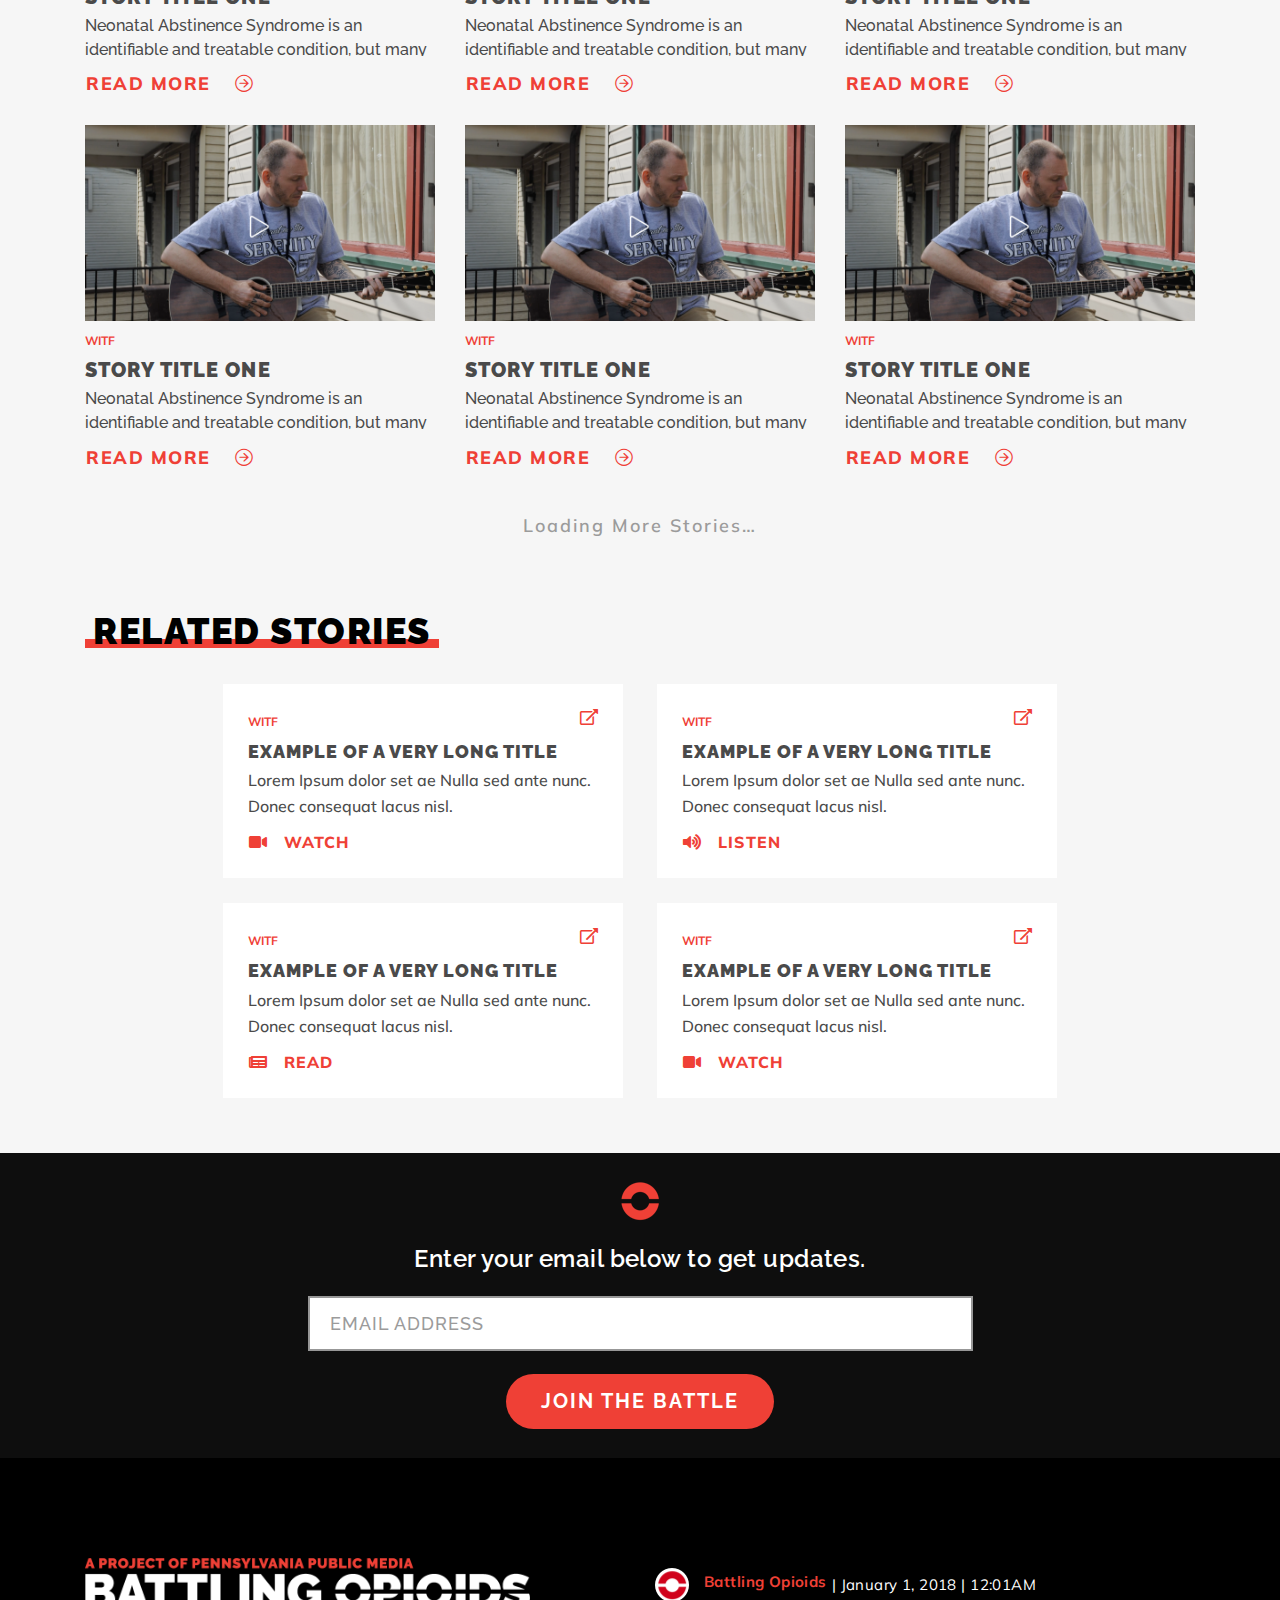
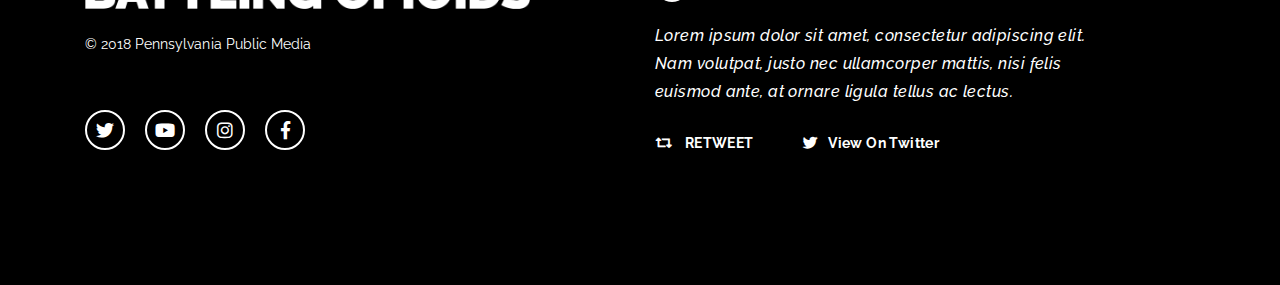
<file: ourstories.html>
<!DOCTYPE html>
<html lang="en">

<head>
	<meta charset="utf-8">
	<meta http-equiv="X-UA-Compatible" content="IE=edge">
	<meta name="viewport" content="width=device-width, initial-scale=1, shrink-to-fit=no">

	<link rel="icon" href="">

	<!-- savo css code -->
	<link rel="stylesheet" href="savo-styles/mainsavo.css">

	<!-- Bootstrap CSS -->
	<link rel="stylesheet" href="styles/css/main.css"/>
	<link href="https://fonts.googleapis.com/css?family=Muli:400,700,800,900|Raleway:400,500,500i,600i,700,800,800i,900" rel="stylesheet">

	<title>Battling</title>

</head>

<body>
	

	<!-- Header -->
	<header>

		<!-- Top header -->
		<nav class="top-header">
			<div class="container">
				<h3>TIME UNTIL BROADCAST</h3>
				<div class="date">
					<div class="days"><span class="count">00</span>DAYS</div>
					<div class="days"><span class="count">00</span>HOURS</div>
					<div class="days"><span class="count">00</span>MINUTES</div>
				</div>
			</div>
		</nav>

		<!-- Main Navbar -->
		<nav class="navbar navbar-expand-lg navbar-custom navbar-light">

		  <button class="navbar-toggler collapsed" type="button" data-toggle="collapse" data-target="#navbarSupportedContent" aria-controls="navbarSupportedContent" aria-expanded="false" aria-label="Toggle navigation">
		    <i class="far fa-bars"></i>
		    <i class="far fa-times"></i>
		  </button>

		  <a class="navbar-brand mx-auto" href="#"><img src="images/logo.png"></a>

		  <div class="collapse navbar-collapse" id="navbarSupportedContent">
		    <ul class="navbar-nav mr-auto">
		      <li class="nav-item">
		        <a class="nav-link" href="#">About</a>
		      </li>
		      <li class="nav-item">
		        <a class="nav-link" href="#">Stories</a>
		      </li>
		      <li class="nav-item">
		        <a class="nav-link" href="#">Events</a>
		      </li>
		      <li class="nav-item">
		        <a class="nav-link" href="#">News</a>
		      </li>
		      <li class="nav-item dropdown">
		        <a class="nav-link dropdown-toggle" href="#" id="navbarDropdown" role="button" data-toggle="dropdown" aria-haspopup="true" aria-expanded="false">
		          Resources
		        </a>
		        <div class="dropdown-menu" aria-labelledby="navbarDropdown">
		          <a class="dropdown-item" href="#">Action</a>
		          <a class="dropdown-item" href="#">Another action</a>
		          <div class="dropdown-divider"></div>
		          <a class="dropdown-item" href="#">Something else here</a>
		        </div>
		      </li>
		    </ul>
		    <ul class="navbar-nav navbar-right">
		      <li class="nav-item">
		        <a class="nav-link" href="#">Battling addiction?</a>
		      </li>
		      <li class="nav-item">
		        <a class="btn btn-ghost" href="#">Call 1-800-662-HELP</a>
		      </li>
		      <li class="navbar-socials">
		      	<ul class="list-inline">
						  <li class="list-inline-item"><a href=""><i class="fab fa-twitter"></i></a></li>
						  <li class="list-inline-item"><a href=""><i class="fab fa-youtube"></i></a></li>
						  <li class="list-inline-item"><a href=""><i class="fab fa-instagram"></i></a></li>
						  <li class="list-inline-item"><a href=""><i class="fab fa-facebook-f"></i></a></li>
						</ul>
		      </li>
		    </ul>
		  </div>
		</nav>
	</header>

	<main>

		<section class="stories-page-section">
				<div class="container">
					<div class="row ">
						<div class="col-md-12">
							<h2>Stories</h2>
						</div>
					</div>
					<div class="row videos-section">
						<div class="col-md-12">
							<img src="images/img-video.png" class="img-responsive" alt="">
							<p>Neonatal Abstinence Syndrome is an identifiable and treatable condition, but many mothers do not self-disclose drug use during pregnancy because of the stigma associated with addiction. We met one mom in the NICU five days after delivering a baby in withdrawal.</p>
						</div>
					</div>
				</div>
		</section>
		

		<!-- Stories of hope section -->
		<section class="relatedstories-section">
				<div class="container">
					<div class="row ">
						<div class="col-md-12">
							<h2>Stories of Hope</h2>
							<p class="firstparagraph">Lorem ipsum dolor sit amet, consectetur adipiscing elit. Mauris a velit eu nulla ultrices varius. Donec a sagittis nisi. In eget metus et lectus lobortis ullamcorper. Nulla sed ante nunc. Donec consequat lacus nisl. Vestibulum tellus nisi, elementum vitae malesuada a.</p>
						</div>
					</div>
					<div class="row videos-section">
						<div class="col-md-4">
							<img src="images/img-video.png" class="img-responsive" alt="">
							<p class="witf">WITF</p>
							<h4>STORY TITLE ONE</h4>
							<p>Neonatal Abstinence Syndrome is an identifiable and treatable condition, but many mothers do not self-disclose drug use during pregnancy because of the stigma associated with addiction. We met one mom in the NICU five days after delivering a baby in withdrawal.</p>
							<a href="" class="btn btn-link-arrow">READ MORE <i class="fal fa-arrow-circle-right"></i></a>
						</div>
						<div class="col-md-4">
							<img src="images/img-video.png" class="img-responsive" alt="">
							<p class="witf">WITF</p>
							<h4>STORY TITLE ONE</h4>
							<p>Neonatal Abstinence Syndrome is an identifiable and treatable condition, but many</p>
							<a href="" class="btn btn-link-arrow">READ MORE <i class="fal fa-arrow-circle-right"></i></a>
						</div>
						<div class="col-md-4">
							<img src="images/img-video.png" class="img-responsive" alt="">
							<p class="witf">WITF</p>
							<h4>STORY TITLE ONE</h4>
							<p>Neonatal Abstinence Syndrome is an identifiable and treatable condition, but many</p>
							<a href="" class="btn btn-link-arrow">READ MORE <i class="fal fa-arrow-circle-right"></i></a>
						</div>
						<div class="col-md-4">
							<img src="images/img-video.png" class="img-responsive" alt="">
							<p class="witf">WITF</p>
							<h4>STORY TITLE ONE</h4>
							<p>Neonatal Abstinence Syndrome is an identifiable and treatable condition, but many</p>
							<a href="" class="btn btn-link-arrow">READ MORE <i class="fal fa-arrow-circle-right"></i></a>
						</div>
						<div class="col-md-4">
							<img src="images/img-video.png" class="img-responsive" alt="">
							<p class="witf">WITF</p>
							<h4>STORY TITLE ONE</h4>
							<p>Neonatal Abstinence Syndrome is an identifiable and treatable condition, but many</p>
							<a href="" class="btn btn-link-arrow">READ MORE <i class="fal fa-arrow-circle-right"></i></a>
						</div>
						<div class="col-md-4">
							<img src="images/img-video.png" class="img-responsive" alt="">
							<p class="witf">WITF</p>
							<h4>STORY TITLE ONE</h4>
							<p>Neonatal Abstinence Syndrome is an identifiable and treatable condition, but many</p>
							<a href="" class="btn btn-link-arrow">READ MORE <i class="fal fa-arrow-circle-right"></i></a>
						</div>

						<div class="col-md-12">
							<p class="loadmorebtns"><a href="#">Loading More Stories…</a></p>
						</div>
					</div>
				</div>
		</section>

		<!-- Related stories section -->
		<section class="relatedstories-section">
				<div class="container">
					<div class="row">
						<div class="col-md-12">
							<h2>Related Stories</h2>
						</div>
					</div>
					<div class="row boxs">
						<div class="col-md-12">
							<div class="wrappermini">
								<div class="row">
									<div class="col-md-12">
										<div class="firstrow">
											<p class="witf">WITF</p>
											<a href=""><i class="far fa-external-link-alt"></i></a>
										</div>
									</div>
								</div>
								<div class="row">
									<div class="col-md-12">
										<h4>Example of a very long title</h4>
										<p>Lorem Ipsum dolor set ae Nulla sed ante nunc. Donec consequat lacus nisl.</p>
										<a href="" class="btn btn-file"><i class="fas fa-video"></i> WATCH</a>
									</div>
								</div>
							</div>

							<div class="wrappermini">
								<div class="row">
									<div class="col-md-12">
										<div class="firstrow">
											<p class="witf">WITF</p>
											<a href=""><i class="far fa-external-link-alt"></i></a>
										</div>
									</div>
								</div>
								<div class="row">
									<div class="col-md-12">
										<h4>Example of a very long title</h4>
										<p>Lorem Ipsum dolor set ae Nulla sed ante nunc. Donec consequat lacus nisl.</p>
										<a href="" class="btn btn-file"><i class="fas fa-volume-up"></i> LISTEN</a>
									</div>
								</div>
							</div>

							<div class="wrappermini">
								<div class="row">
									<div class="col-md-12">
										<div class="firstrow">
											<p class="witf">WITF</p>
											<a href=""><i class="far fa-external-link-alt"></i></a>
										</div>
									</div>
								</div>
								<div class="row">
									<div class="col-md-12">
										<h4>Example of a very long title</h4>
										<p>Lorem Ipsum dolor set ae Nulla sed ante nunc. Donec consequat lacus nisl.</p>
										<a href="" class="btn btn-file"><i class="fas fa-newspaper"></i> READ</a>
									</div>
								</div>
							</div>
							<div class="wrappermini">
								<div class="row">
									<div class="col-md-12">
										<div class="firstrow">
											<p class="witf">WITF</p>
											<a href=""><i class="far fa-external-link-alt"></i></a>
										</div>
									</div>
								</div>
								<div class="row">
									<div class="col-md-12">
										<h4>Example of a very long title</h4>
										<p>Lorem Ipsum dolor set ae Nulla sed ante nunc. Donec consequat lacus nisl.</p>
										<a href="" class="btn btn-file"><i class="fas fa-video"></i> WATCH</a>
									</div>
								</div>
							</div>
						</div>
					</div>
				</div>
		</section>

		<!-- Cta section -->
		<section class="cta-section ctaourstores-section">
				<div class="container">
					<form action="">
						<div class="row">
							<div class="col-sm-12">
								<img src="images/logo.png" alt="">
							</div>
							<div class="col-sm-12">
								<h1>Enter your email below to get updates.</h1>
							</div>
								<div class="col-md-12">
									<input type="text" placeholder="EMAIL ADDRESS">
								</div>
								<div class="col-md-12">
									<button>JOIN THE BATTLE</button>
								</div>
						</div>
					</form>
				</div>
		</section>
	</main>

	<!-- Footer -->
	<footer class="footer">
		<div class="container">
			<div class="row">
				<div class="order-sm-2 col-sm-6 col-lg-6 offset-lg-1">
					<div class="quot-header">
						<img src="images/logo-white-bg.png"/>
						<h5>Battling Opioids</h5>
						<span class="date">	<span class="d-none d-lg-inline">|</span> January 1, 2018 | 12:01AM</span>
					</div>
					<div class="quot-content">
						<p>Lorem ipsum dolor sit amet, consectetur adipiscing elit. Nam volutpat, justo nec ullamcorper mattis, nisi felis euismod ante, at ornare ligula tellus ac lectus.</p>
					</div>
					<div class="quot-footer">
						<a href="#"><i class="fas fa-retweet-alt"></i> RETWEET</a>
						<a href="#"><i class="fab fa-twitter"></i> View On Twitter</a>
					</div>
				</div>
				<div class="order-sm-1 col-sm-6 col-lg-5">
					<div class="logo">
						<img src="images/brand-text.svg" class="img-fluid" />
					</div>
					<p class="copyright">© 2018 Pennsylvania Public Media</p>
					<div class="footer-socials">
						<ul class="list-inline">
						  <li class="list-inline-item"><a href=""><i class="fab fa-twitter"></i></a></li>
						  <li class="list-inline-item"><a href=""><i class="fab fa-youtube"></i></a></li>
						  <li class="list-inline-item"><a href=""><i class="fab fa-instagram"></i></a></li>
						  <li class="list-inline-item"><a href=""><i class="fab fa-facebook-f"></i></a></li>
						</ul>
					</div>
				</div>
			</div>
		</div>
	</footer>

	<script src="js/jquery-3.2.1.slim.min.js"></script>
	<script src="js/popper.min.js"></script>
	<script src="js/bootstrap.min.js"></script>
	<script src="js/slick.min.js"></script>
	<script src="js/custom.js"></script>

</body>

</html>
</file>
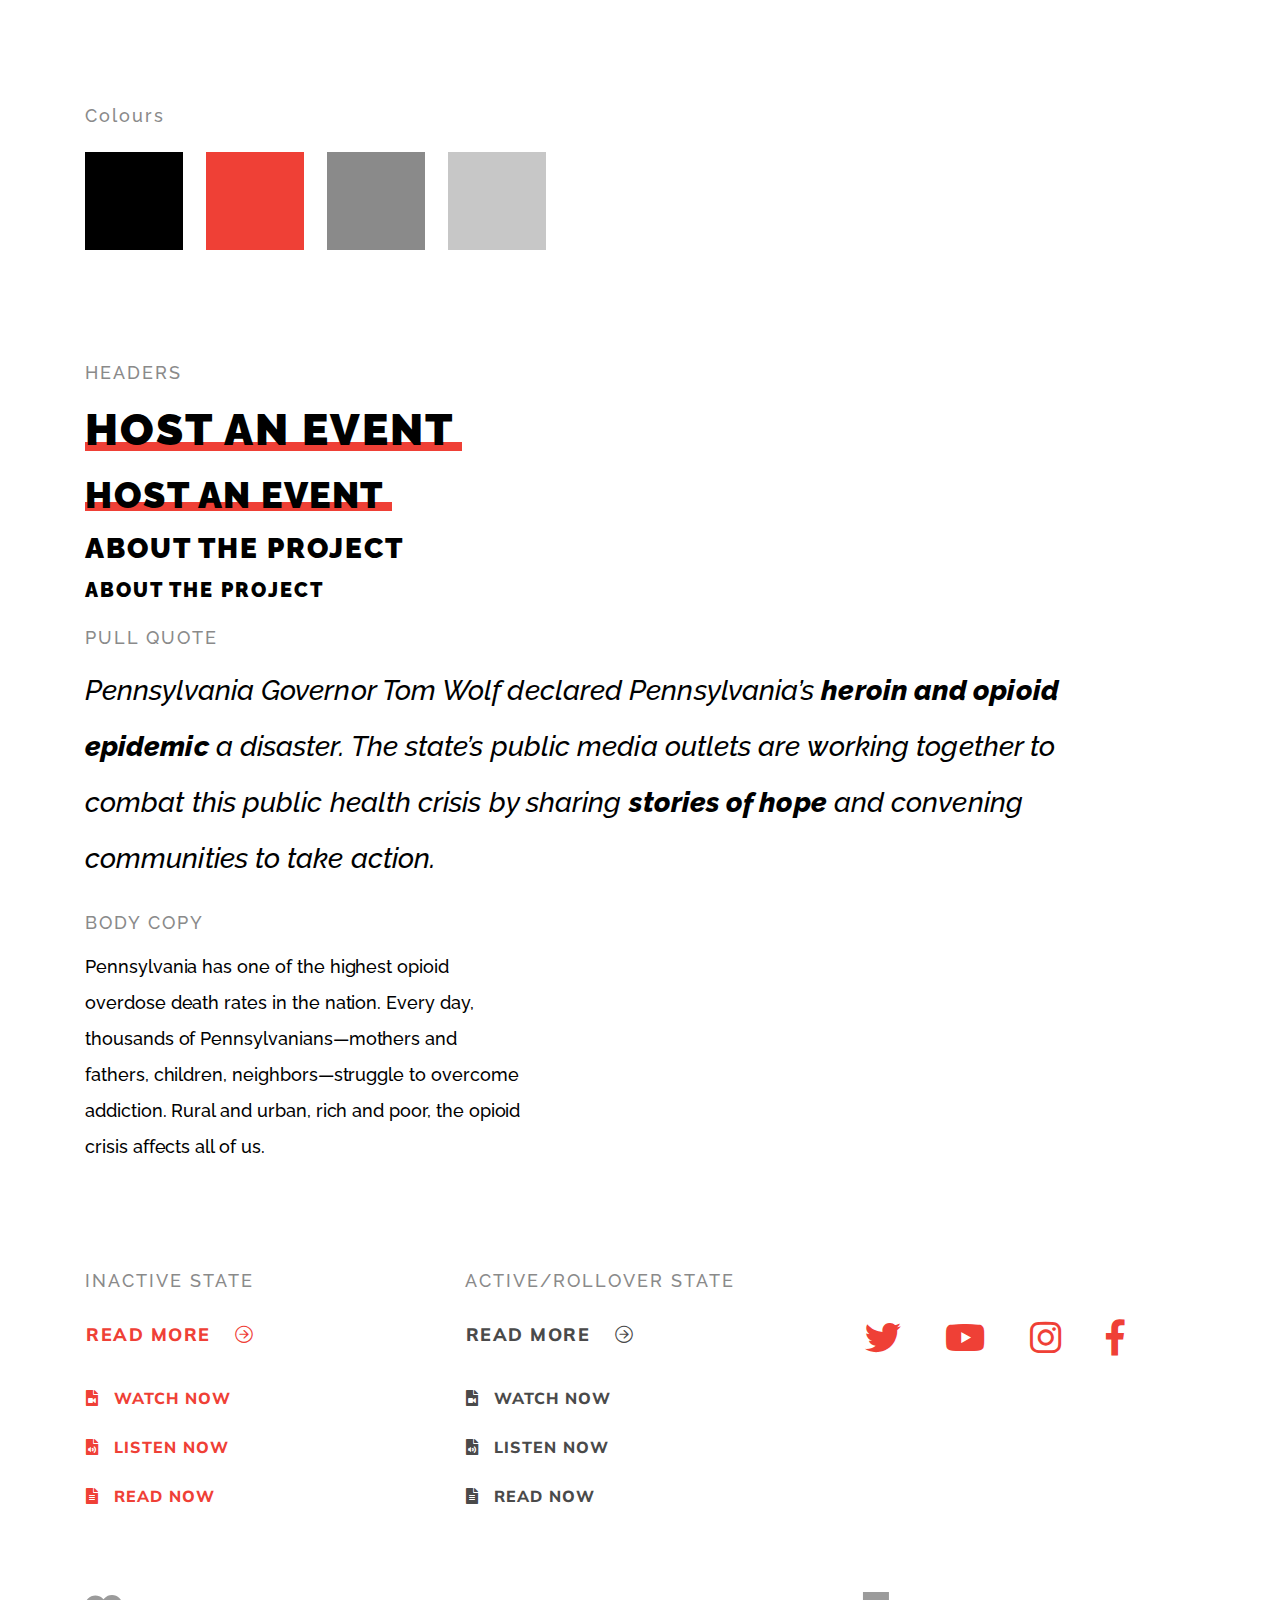
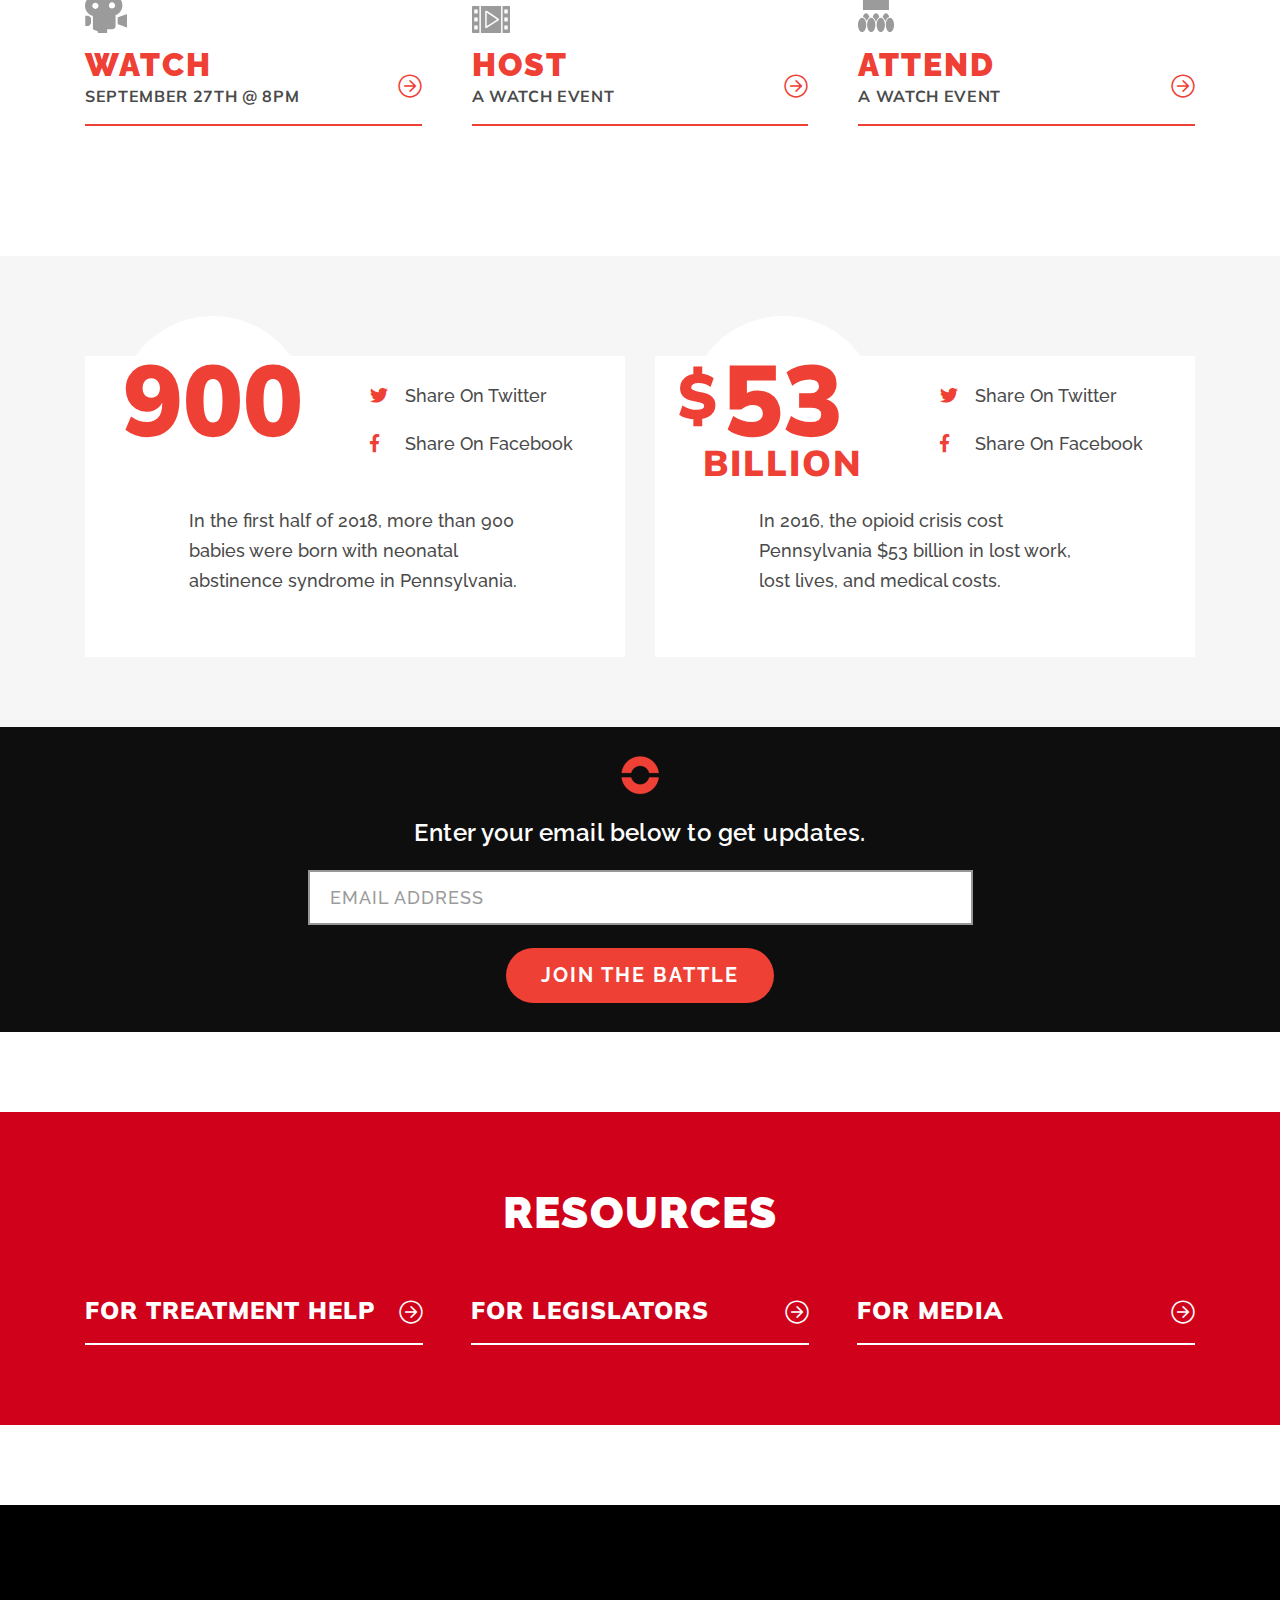
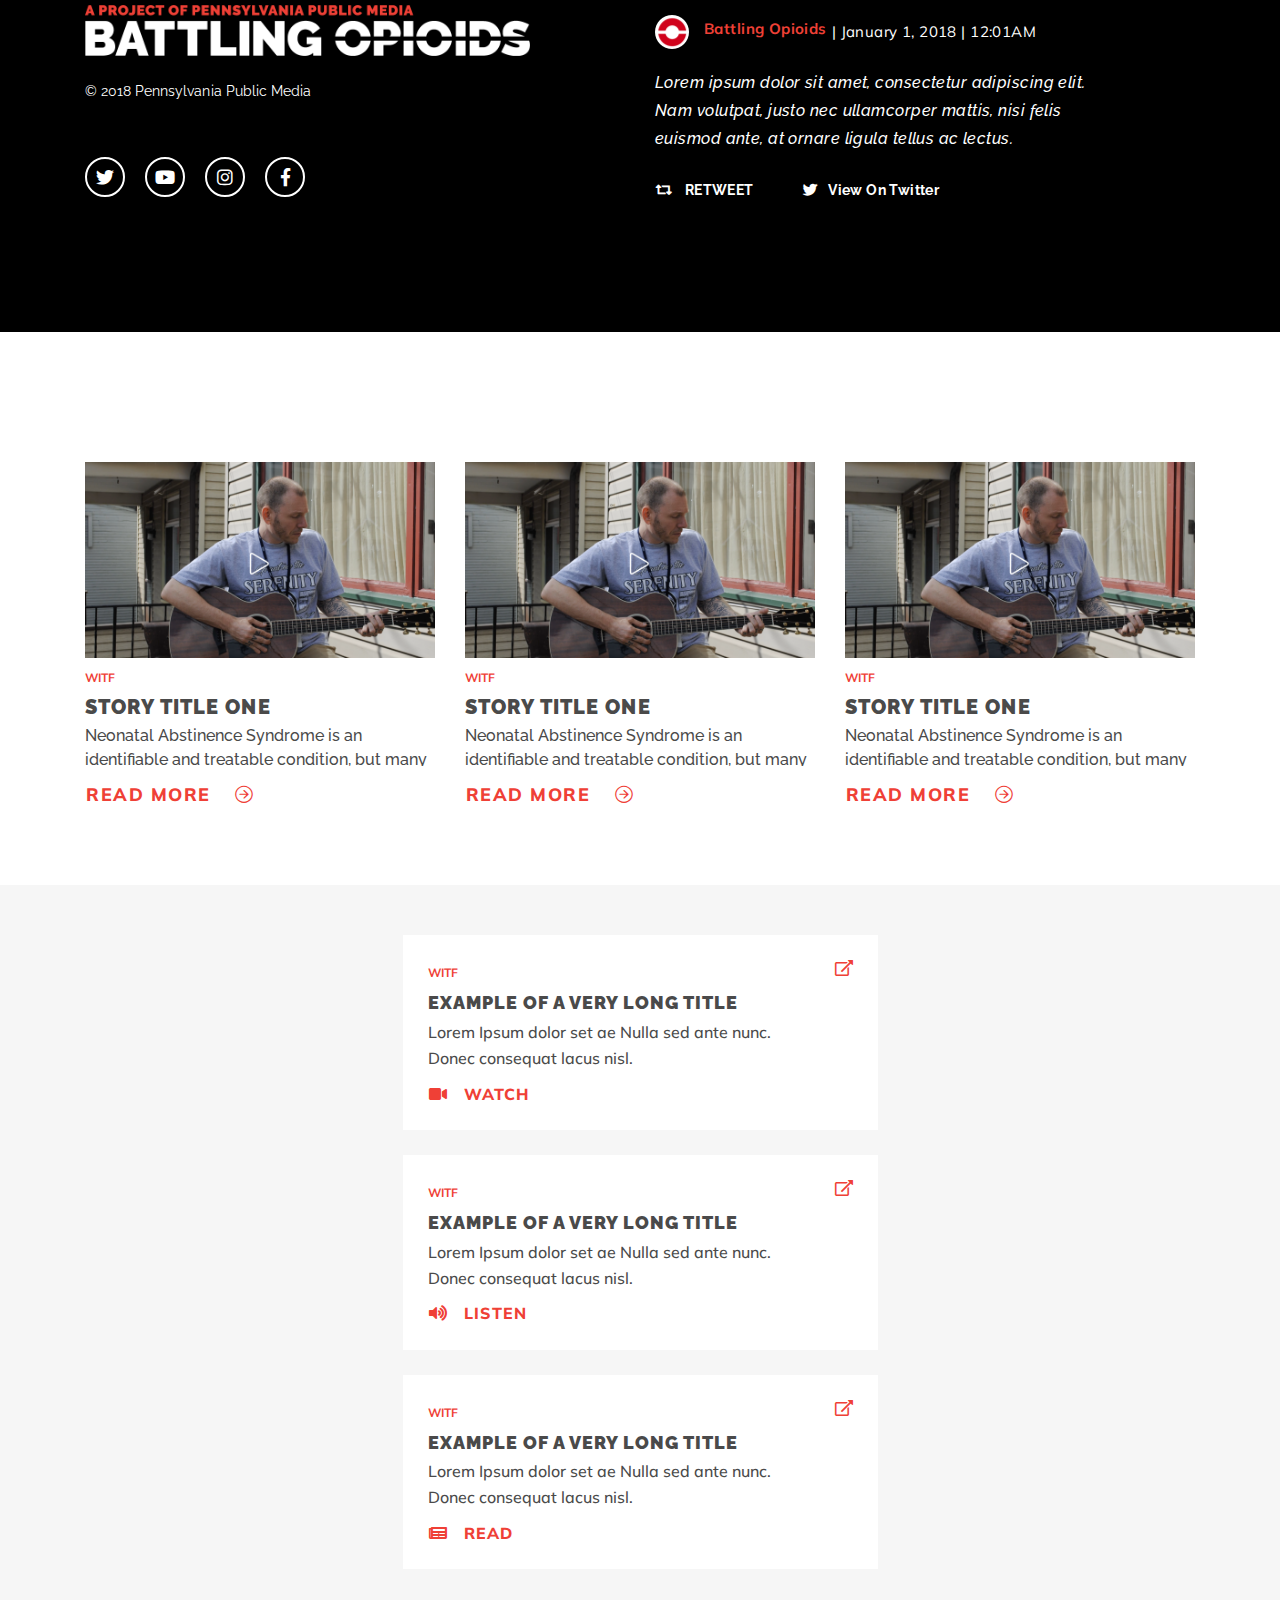
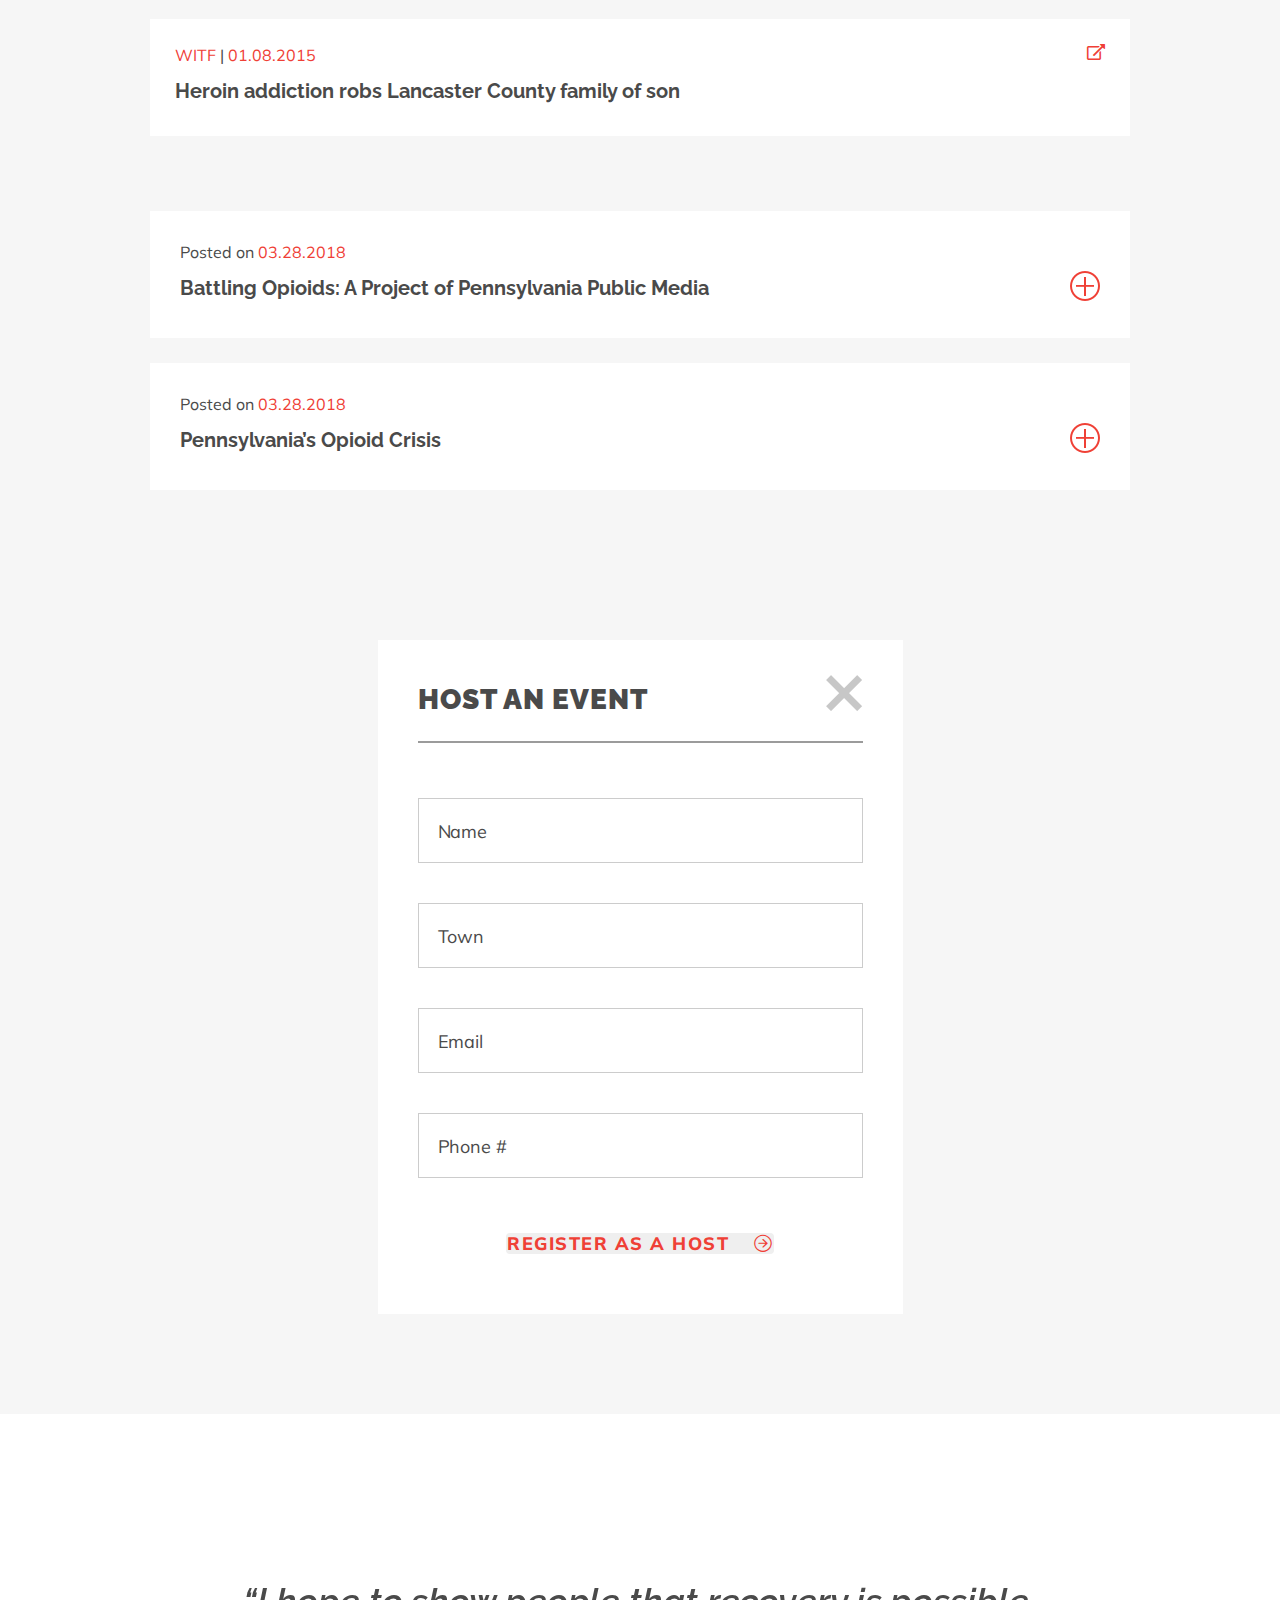
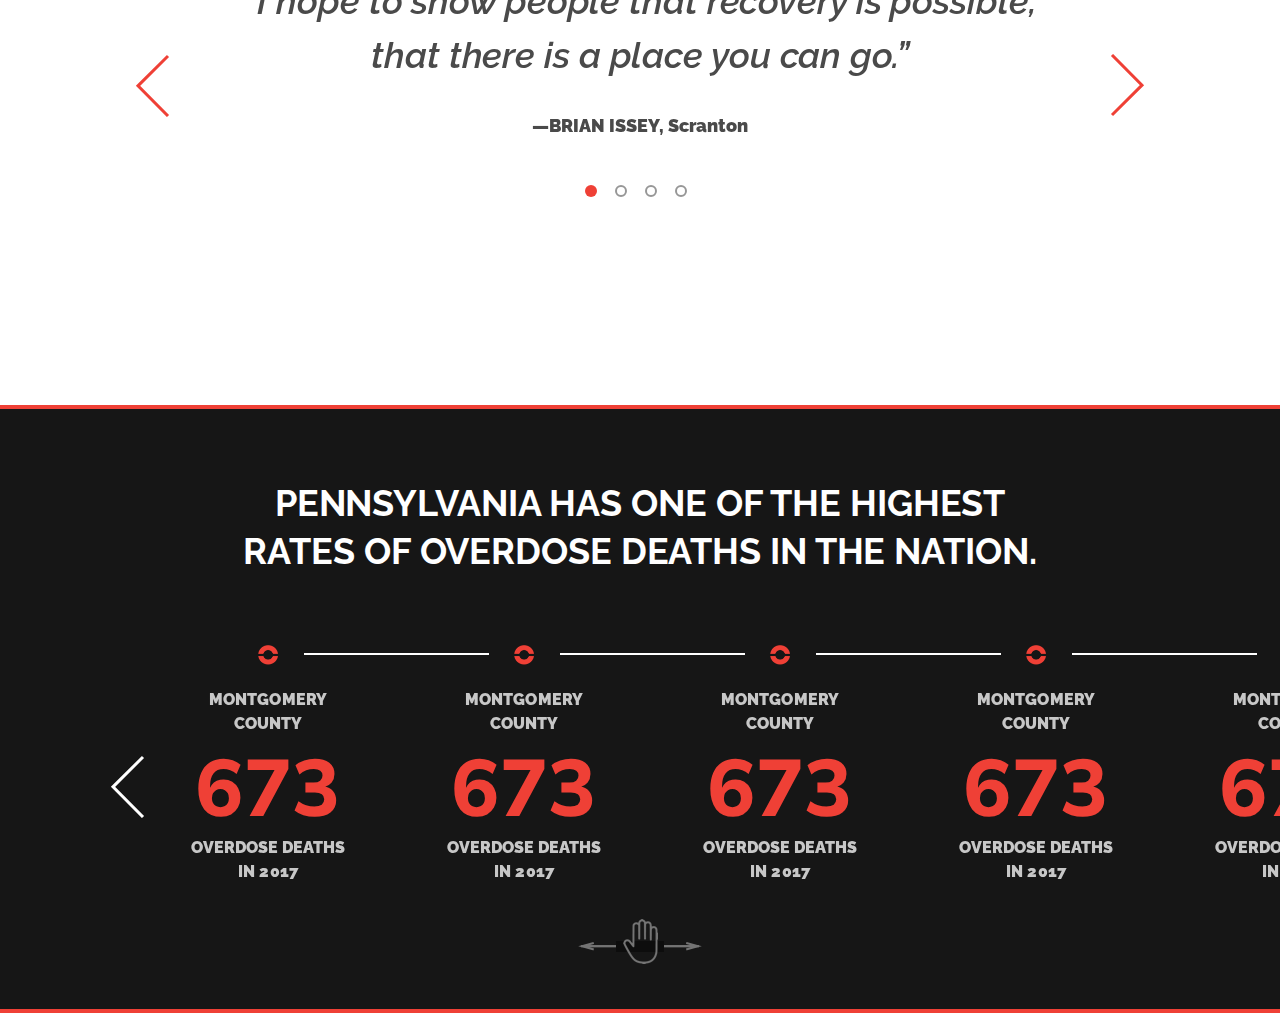
<file: styleguide.html>
<!DOCTYPE html>
<html lang="en">

<head>
	<meta charset="utf-8">
	<meta http-equiv="X-UA-Compatible" content="IE=edge">
	<meta name="viewport" content="width=device-width, initial-scale=1, shrink-to-fit=no">

	<link rel="icon" href="">

	<!-- savo css code -->
	<link rel="stylesheet" href="savo-styles/mainsavo.css">

	<!-- Bootstrap CSS -->
	<link rel="stylesheet" href="styles/css/main.css"/>
	<link href="https://fonts.googleapis.com/css?family=Muli:400,700,800,900|Raleway:400,500,500i,600i,700,800,800i,900" rel="stylesheet">



	<title>Battling</title>

</head>

<body>
	


	<main>
		
		<!-- colors section -->
		<section class="colour-section">
			<div class="container">
				<div class="row">
					<div class="col-sm-12">
						<h5 class="itleinstylegoide">Colours</h5>
					</div>
				</div>
				<div class="row">
					<div class="col-sm-12">
						<ul>
							<li><div class="blackcolor"></div></li>
							<li><div class="redcolor"></div></li>
							<li><div class="silvercolor"></div></li>
							<li><div class="lightsilvercolour"></div></li>
						</ul>
					</div>
				</div>
			</div>
		</section>

		<!-- TYPOGRAPHY section -->
		<section class="typography-section">
			<div class="container">
				<p class="lefttitle">TYPOGRAPHY</p>
				<div class="row">
					<div class="col-sm-12">
						<h5 class="itleinstylegoide">HEADERS</h5>
					</div>
				</div>
				<div class="row">
					<div class="col-sm-12">
						<h1>HOST AN EVENT</h1>
						<h2>HOST AN EVENT</h2>
						<h3>About the Project</h3>
						<h4>About the Project</h4>
					</div>
				</div>
				<div class="row">
					<div class="col-sm-12">
						<h5 class="itleinstylegoide"><span>PULL QUOTE</span></h5>
					</div>
				</div>
				<div class="row">
					<div class="col-sm-11">
						<p class="quote">Pennsylvania Governor Tom Wolf declared Pennsylvania’s <span>heroin and opioid epidemic</span> a disaster. The state’s public media outlets are working together to combat this public health crisis by sharing <span>stories of hope</span> and convening communities to take action.</p>
					</div>
				</div>
				<div class="row">
					<div class="col-sm-12">
						<h5 class="itleinstylegoide"><span>BODY COPY</span></h5>
					</div>
				</div>
				<div class="row">
					<div class="col-sm-5">
						<p>Pennsylvania has one of the highest opioid overdose death rates in the nation. Every day, thousands of Pennsylvanians—mothers and fathers, children, neighbors—struggle to overcome addiction. Rural and urban, rich and poor, the opioid crisis affects all of us.</p>
					</div>
				</div>
			</div>
		</section>

		<!-- BUTTONS section -->
		<section class="buttons-section">
			<div class="container">
				<p class="lefttitle">BUTTONS</p>
				<div class="row">
					<div class="col-md-4">
						<h5 class="itleinstylegoide">INACTIVE STATE</h5>
						<div class="btn1">
							<a href="" class="btn btn-link-arrow">READ MORE <i class="fal fa-arrow-circle-right"></i></a>
						</div>
						<div class="btnsfile">
							<a href="" class="btn btn-file"><i class="fas fa-file-video"></i> WATCH NOW</a>
						</div>
						<div class="btnsfile">
							<a href="" class="btn btn-file"><i class="fas fa-file-audio"></i> LISTEN NOW</a>
						</div>
						<div class="btnsfile">
							<a href="" class="btn btn-file"><i class="fas fa-file-alt"></i> READ NOW</a>
						</div>
					</div>
					<div class="col-md-4">
						<h5 class="itleinstylegoide">ACTIVE/ROLLOVER STATE</h5>
						<div class="btn1">
							<a href="" class="btn btn-link-arrow activebtn-file">READ MORE <i class="fal fa-arrow-circle-right"></i></a>
						</div>
						<div class="btnsfile">
							<a href="" class="btn btn-file activebtn-file"><i class="fas fa-file-video"></i> WATCH NOW</a>
						</div>
						<div class="btnsfile">
							<a href="" class="btn btn-file activebtn-file"><i class="fas fa-file-audio"></i> LISTEN NOW</a>
						</div>
						<div class="btnsfile">
							<a href="" class="btn btn-file activebtn-file"><i class="fas fa-file-alt"></i> READ NOW</a>
						</div>
					</div>
					<div class="col-md-4">
						<ul class="socmedia">
							<li><a href=""><i class="fab fa-twitter"></i></a></li>
							<li><a href=""><i class="fab fa-youtube"></i></a></li>
							<li><a href=""><i class="fab fa-instagram"></i></a></li>
							<li><a href=""><i class="fab fa-facebook-f"></i></a></li>
						</ul>
					</div>
				</div>
			</div>
		</section>
		<section class="watch-event">
					<div class="container">
						<div class="row">
							<div class="col-sm-4">
								<a href="" class="item">
									<div class="icon"><img src="images/icon-watch.svg"></div>
									<h3>Watch</h3>
									<p>September 27th @ 8pm</p>
									<i class="fal fa-arrow-circle-right"></i>
								</a>
							</div>
							<div class="col-sm-4">
								<a href="" class="item">
									<div class="icon"><img src="images/icon-video.svg"></div>
									<h3>Host</h3>
									<p>A watch event</p>
									<i class="fal fa-arrow-circle-right"></i>
								</a>
							</div>
							<div class="col-sm-4">
								<a href="" class="item">
									<div class="icon"><img src="images/icon-attend.svg"></div>
									<h3>Attend</h3>
									<p>A watch event</p>
									<i class="fal fa-arrow-circle-right"></i>
								</a>
							</div>
						</div>
					</div>
				</section>


		<!-- SHAREABLE section -->
		<section class="shareable-section">
			<div class="container">
				<p class="lefttitle">SHAREABLE GRAPHICS</p>
				<div class="row">
					<div class="col-lg-6">
						<div class="wraper">
							<div class="row">
								<div class="col-sm-6">
									<div class="circle">
										<h1>900</h1>
									</div>
								</div>
								<div class="col-sm-6">
									<ul>
										<li><a href=""><i class="fab fa-twitter"></i>Share On Twitter</a></li>
										<li><a href=""><i class="fab fa-facebook-f"></i>Share On Facebook</a></li>
									</ul>
								</div>
							</div>
							<div class="row">
								<div class="col-md-12">
									<p>In the first half of 2018, more than 900 babies were born with neonatal abstinence syndrome in Pennsylvania.</p>
								</div>
							</div>
						</div>
					</div>
					<div class="col-lg-6">
						<div class="wraper">
							<div class="row">
								<div class="col-sm-6">
									<div class="circle">
										<h1><span>$</span>53</h1>
										<h2>BILLION</h2>
									</div>
								</div>
								<div class="col-sm-6">
									<ul>
										<li><a href=""><i class="fab fa-twitter"></i>Share On Twitter</a></li>
										<li><a href=""><i class="fab fa-facebook-f"></i>Share On Facebook</a></li>
									</ul>
								</div>
							</div>
							<div class="row">
								<div class="col-md-12">
									<p>In 2016, the opioid crisis cost Pennsylvania $53 billion in lost work, lost lives, and medical costs.</p>
								</div>
							</div>
						</div>
					</div>
				</div>

			</div>
		</section>

		<!-- Cta section -->
		<section class="cta-section">
			<div class="container-fluid">
				<div class="container">
					<form action="">
						<div class="row">
							<div class="col-sm-12">
								<img src="images/logo.png" alt="">
							</div>
							<div class="col-sm-12">
								<h1>Enter your email below to get updates.</h1>
							</div>
								<div class="col-md-12">
									<input type="text" placeholder="EMAIL ADDRESS">
								</div>
								<div class="col-md-12">
									<button>JOIN THE BATTLE</button>
								</div>
						</div>
					</form>
				</div>
			</div>
		</section>

		<!-- resources section -->
		<section class="resources-section marginforstyleguide">
			<div class="container">
				<h2>RESOURCES</h2>
				<div class="row">
					<div class="col-sm-4">
						<a href="#" class="item">
							<h5>FOR TREATMENT HELP</h5>
							<i class="fal fa-arrow-circle-right"></i>
						</a>
					</div>
					<div class="col-sm-4">
						<a href="#" class="item">
							<h5>FOR LEGISLATORS</h5>
							<i class="fal fa-arrow-circle-right"></i>
						</a>
					</div>
					<div class="col-sm-4">
						<a href="#" class="item">
							<h5>FOR MEDIA</h5>
							<i class="fal fa-arrow-circle-right"></i>
						</a>
					</div>
				</div>
			</div>
		</section>

		<!-- Footer -->
		<footer class="footer">
			<div class="container">
				<div class="row">
					<div class="order-sm-2 col-sm-6 col-lg-6 offset-lg-1">
						<div class="quot-header">
							<img src="images/logo-white-bg.png"/>
							<h5>Battling Opioids</h5>
							<span class="date">	<span class="d-none d-lg-inline">|</span> January 1, 2018 | 12:01AM</span>
						</div>
						<div class="quot-content">
							<p>Lorem ipsum dolor sit amet, consectetur adipiscing elit. Nam volutpat, justo nec ullamcorper mattis, nisi felis euismod ante, at ornare ligula tellus ac lectus.</p>
						</div>
						<div class="quot-footer">
							<a href="#"><i class="fas fa-retweet-alt"></i> RETWEET</a>
							<a href="#"><i class="fab fa-twitter"></i> View On Twitter</a>
						</div>
					</div>
					<div class="order-sm-1 col-sm-6 col-lg-5">
						<div class="logo">
							<img src="images/brand-text.svg" class="img-fluid" />
						</div>
						<p class="copyright">© 2018 Pennsylvania Public Media</p>
						<div class="footer-socials">
							<ul class="list-inline">
							  <li class="list-inline-item"><a href=""><i class="fab fa-twitter"></i></a></li>
							  <li class="list-inline-item"><a href=""><i class="fab fa-youtube"></i></a></li>
							  <li class="list-inline-item"><a href=""><i class="fab fa-instagram"></i></a></li>
							  <li class="list-inline-item"><a href=""><i class="fab fa-facebook-f"></i></a></li>
							</ul>
						</div>
					</div>
				</div>
			</div>
		</footer>
		

		<!-- videos section -->
		<section class="videos-section">
			<div class="container">
				<div class="row">
					<div class="col-md-4">
						<img src="images/img-video.png" class="img-responsive" alt="">
						<p class="witf">WITF</p>
						<h4>STORY TITLE ONE</h4>
						<p>Neonatal Abstinence Syndrome is an identifiable and treatable condition, but many mothers do not self-disclose drug use during pregnancy because of the stigma associated with addiction. We met one mom in the NICU five days after delivering a baby in withdrawal.</p>
						<a href="" class="btn btn-link-arrow">READ MORE <i class="fal fa-arrow-circle-right"></i></a>
					</div>
					<div class="col-md-4">
						<img src="images/img-video.png" class="img-responsive" alt="">
						<p class="witf">WITF</p>
						<h4>STORY TITLE ONE</h4>
						<p>Neonatal Abstinence Syndrome is an identifiable and treatable condition, but many</p>
						<a href="" class="btn btn-link-arrow">READ MORE <i class="fal fa-arrow-circle-right"></i></a>
					</div>
					<div class="col-md-4">
						<img src="images/img-video.png" class="img-responsive" alt="">
						<p class="witf">WITF</p>
						<h4>STORY TITLE ONE</h4>
						<p>Neonatal Abstinence Syndrome is an identifiable and treatable condition, but many</p>
						<a href="" class="btn btn-link-arrow">READ MORE <i class="fal fa-arrow-circle-right"></i></a>
					</div>
				</div>
			</div>
		</section>


		<!-- Media section -->
		<section class="media-section">
			<div class="container">
				<div class="row">
					<div class="col-md-12">
						<div class="wrappermini">
							<div class="row">
								<div class="col-md-12">
									<div class="firstrow">
										<p class="witf">WITF</p>
										<a href=""><i class="far fa-external-link-alt"></i></a>
									</div>
								</div>
							</div>
							<div class="row">
								<div class="col-md-12">
									<h4>Example of a very long title</h4>
									<p>Lorem Ipsum dolor set ae Nulla sed ante nunc. Donec consequat lacus nisl.</p>
									<a href="" class="btn btn-file"><i class="fas fa-video"></i> WATCH</a>
								</div>
							</div>
						</div>

						<div class="wrappermini">
							<div class="row">
								<div class="col-md-12">
									<div class="firstrow">
										<p class="witf">WITF</p>
										<a href=""><i class="far fa-external-link-alt"></i></a>
									</div>
								</div>
							</div>
							<div class="row">
								<div class="col-md-12">
									<h4>Example of a very long title</h4>
									<p>Lorem Ipsum dolor set ae Nulla sed ante nunc. Donec consequat lacus nisl.</p>
									<a href="" class="btn btn-file"><i class="fas fa-volume-up"></i> LISTEN</a>
								</div>
							</div>
						</div>

						<div class="wrappermini">
							<div class="row">
								<div class="col-md-12">
									<div class="firstrow">
										<p class="witf">WITF</p>
										<a href=""><i class="far fa-external-link-alt"></i></a>
									</div>
								</div>
							</div>
							<div class="row">
								<div class="col-md-12">
									<h4>Example of a very long title</h4>
									<p>Lorem Ipsum dolor set ae Nulla sed ante nunc. Donec consequat lacus nisl.</p>
									<a href="" class="btn btn-file"><i class="fas fa-newspaper"></i> READ</a>
								</div>
							</div>
						</div>
					</div>
				</div>

				<div class="row">
					<div class="col-md-12">
						<div class="wrapperbig">
							<div class="row">
								<div class="col-md-12">
									<div class="firstrow">
										<p class="witf">WITF <span>|</span> 01.08.2015</p>
										<a href=""><i class="far fa-external-link-alt"></i></a>
									</div>
								</div>
							</div>
							<div class="row">
								<div class="col-md-12">
									<h4>Heroin addiction robs Lancaster County family of son</h4>
								</div>
							</div>
						</div>
					</div>
				</div>
			</div>
		</section>


		<!-- Accordion section -->
		<section class="accordion-section">
			<div class="container">
				<div class="row">
					<div class="col-md-12">
						<div class="wrapperbig">
							  <button class="accordion">
							  	<p class="witf"><span>Posted on</span> 03.28.2018</p>
								<h4>Battling Opioids: A Project of Pennsylvania Public Media</h4>
							  </button>
							  <div class="panel">
							  	<img src="images/img-accordion.png" alt="">
							    <p>A crisis of unprecedented proportions is killing 10 to 16 Pennsylvanians every day. The Centers for Disease Control and Prevention reports that number is rising every year. Against this backdrop, Pennsylvania's Public Media is collaborating efforts to produce programming that focuses on the opioid crisis and the impact it is having. Listen to WITF’s Smart Talk podcast as the station kicks off Battling Opioids: A Project of Pennsylvania Public Media. The podcast features WITF President and CEO Kathleen Pavelko; Beth Dolinar, producer of Broken: Women • Families • Opioids; Keira McGuire, a producer with WITF Public Media's Emmy award-winning news and information series, Health Smart; and Matthew Null, the Referral Development Manager for the Central Region of Gaudenzia.</p>
							  </div>

							  <button class="accordion">
								  	<p class="witf"><span>Posted on</span> 03.28.2018</p>
									<h4>Pennsylvania’s Opioid Crisis</h4>
							  </button>
							  <div class="panel">
							    <p>Lorem ipsum dolor sit amet, consectetur adipisicing elit, sed do eiusmod tempor incididunt ut labore et dolore magna aliqua. Ut enim ad minim veniam, quis nostrud exercitation ullamco laboris nisi ut aliquip ex ea commodo consequat.</p>
							  </div>
						</div>
					</div>
				</div>
			</div>
		</section>


		<!-- Form section -->
		<section class="form-section">
			<div class="container">
				<div class="row">
					<div class="col-md-12">
						<div class="formwrap">
							<div class="row">
								<div class="col-md-12">
									<h4>HOST AN EVENT</h4>
									<a href="" class="cross"><img src="images/cross-icon.png" alt=""></a>
									<div class="downline"></div>
								</div>
							</div>
							<form action="">
								<div class="row">
									<div class="col-md-12">
											<input type="text" class="ssss">
											<p class="placeholder">Name</p>
										<input type="text">
										<p class="placeholder">Town</p>
										<input type="text">
										<p class="placeholder">Email</p>
										<input type="text">
										<p class="placeholder">Phone #</p>
										<button href="" class="btn btn-link-arrow">REGISTER AS A HOST <i class="fal fa-arrow-circle-right"></i></button>

									</div>
								</div>
							</form>
						</div>

					</div>
				</div>
			</div>
		</section>


		<!-- Quotes section -->
		<section class="quotes-section">
			<div class="content">
				<div class="quotes-slider">
					<div class="slide-item">
						<h3>“I hope to show people that recovery is possible, that there is a place you can go.”</h3>
						<p>—BRIAN ISSEY, Scranton</p>
					</div>
					<div class="slide-item">
						<h3>“I hope to show people that recovery is possible, that there is a place you can go.”</h3>
						<p>—BRIAN ISSEY, Scranton</p>
					</div>
					<div class="slide-item">
						<h3>“I hope to show people that recovery is possible, that there is a place you can go.”</h3>
						<p>—BRIAN ISSEY, Scranton</p>
					</div>
					<div class="slide-item">
						<h3>“I hope to show people that recovery is possible, that there is a place you can go.”</h3>
						<p>—BRIAN ISSEY, Scranton</p>
					</div>
				</div>
			</div>
		</section>


		<!-- Stats section -->
		<section class="stats-section">
			<div class="content">
				<h2>Pennsylvania has one of the highest <br/> rates of overdose deaths in the nation.</h2>
				<div class="stats-slider">
					<div class="slide-item">
						<div class="content">
							<img src="images/logo.png"/>
							<p>MONTGOMERY COUNTY</p>
							<p class="count">673</p>
							<p>OVERDOSE DEATHS IN 2017</p>
						</div>
					</div>
					<div class="slide-item">
						<div class="content">
							<img src="images/logo.png"/>
							<p>MONTGOMERY COUNTY</p>
							<p class="count">673</p>
							<p>OVERDOSE DEATHS IN 2017</p>
						</div>
					</div>
					<div class="slide-item">
						<div class="content">
							<img src="images/logo.png"/>
							<p>MONTGOMERY COUNTY</p>
							<p class="count">673</p>
							<p>OVERDOSE DEATHS IN 2017</p>
						</div>
					</div>
					<div class="slide-item">
						<div class="content">
							<img src="images/logo.png"/>
							<p>MONTGOMERY COUNTY</p>
							<p class="count">673</p>
							<p>OVERDOSE DEATHS IN 2017</p>
						</div>
					</div>
					<div class="slide-item">
						<div class="content">
							<img src="images/logo.png"/>
							<p>MONTGOMERY COUNTY</p>
							<p class="count">673</p>
							<p>OVERDOSE DEATHS IN 2017</p>
						</div>
					</div>
					<div class="slide-item">
						<div class="content">
							<img src="images/logo.png"/>
							<p>MONTGOMERY COUNTY</p>
							<p class="count">673</p>
							<p>OVERDOSE DEATHS IN 2017</p>
						</div>
					</div>
				</div>
				<div class="text-center">
					<img src="images/scroll-hand.png"/>
				</div>
			</div>
		</section>


	</main>


	<script>
	var acc = document.getElementsByClassName("accordion");
	var i;

	for (i = 0; i < acc.length; i++) {
	  acc[i].addEventListener("click", function() {
	    this.classList.toggle("active");
	    var panel = this.nextElementSibling;
	    if (panel.style.maxHeight){
	      panel.style.maxHeight = null;
	    } else {
	      panel.style.maxHeight = panel.scrollHeight + "px";
	    } 
	  });
	}



	</script>


	<script src="js/jquery-3.2.1.slim.min.js"></script>
	<script src="js/popper.min.js"></script>
	<script src="js/bootstrap.min.js"></script>
	<script src="js/slick.min.js"></script>
	<script src="js/custom.js"></script>
	<script type="text/javascript">
		$('#test-slider').slick();	
	</script>
<script>
	$(".form-section .formwrap input").focusout(function(){
	     if( !$(this).val() ) {
	     	$(this).removeClass( "added");
	     }
	  });
	$(".form-section .formwrap input").focus(function(){
	     $(this).addClass( "added");
	  });
</script>
</body>

</html>
</file>
<file: savo-styles/mainsavo.css>
.itleinstylegoide {
  margin: 0 !important;
  padding: 0 !important;
  font-family: 'Raleway', sans-serif !important;
  font-weight: 500 !important;
  color: #8A8A8A !important;
  font-size: 18px !important;
  letter-spacing: 2px !important; }

.lefttitle {
  position: absolute !important;
  transform: rotate(270deg);
  margin-left: -120px !important;
  width: 50px;
  text-align: center;
  font-family: 'Raleway', sans-serif !important;
  font-weight: 900 !important;
  color: #8A8A8A !important;
  font-size: 18px !important;
  letter-spacing: 5px !important; }

.colour-section {
  padding-top: 105px; }
  .colour-section ul {
    margin: 0;
    padding: 0;
    margin-top: 25px; }
    .colour-section ul li {
      display: inline; }
      .colour-section ul li .blackcolor {
        display: inline-block;
        margin-right: 19px;
        background: #000000;
        width: 98px;
        height: 98px; }
      .colour-section ul li .redcolor {
        display: inline-block;
        margin-right: 19px;
        background: #EF4036;
        width: 98px;
        height: 98px; }
      .colour-section ul li .silvercolor {
        display: inline-block;
        margin-right: 19px;
        background: #8A8A8A;
        width: 98px;
        height: 98px; }
      .colour-section ul li .lightsilvercolour {
        display: inline-block;
        margin-right: 19px;
        background: #C7C7C7;
        width: 98px;
        height: 98px; }

.typography-section {
  padding-top: 105px; }
  .typography-section .lefttitle {
    margin-top: 350px !important; }
  .typography-section h1 {
    padding: 0;
    margin: 0;
    margin-top: 21px;
    text-transform: uppercase;
    font-family: 'Raleway', sans-serif;
    font-weight: 900;
    color: #000000;
    letter-spacing: 2px;
    font-size: 44px;
    position: relative;
    display: table;
    padding-right: 8px; }
  .typography-section h1:after {
    background-color: #EF4036;
    content: "";
    display: block;
    width: 100%;
    height: 9px;
    position: absolute;
    bottom: 6px;
    right: 0px;
    z-index: -1; }
  .typography-section h2 {
    padding: 0;
    margin: 0;
    margin-top: 17px;
    text-transform: uppercase;
    font-family: 'Raleway', sans-serif;
    font-weight: 900;
    color: #000000;
    letter-spacing: 1.5px;
    font-size: 36px;
    position: relative;
    display: table;
    padding-right: 8px; }
  .typography-section h2:after {
    background-color: #EF4036;
    content: "";
    display: block;
    width: 100%;
    height: 9px;
    position: absolute;
    bottom: 6px;
    right: 0px;
    z-index: -1; }
  .typography-section h3 {
    padding: 0;
    margin: 0;
    margin-top: 15px;
    text-transform: uppercase;
    font-family: 'Raleway', sans-serif;
    font-weight: 900;
    color: #000000;
    letter-spacing: 2px;
    font-size: 28px;
    position: relative;
    padding-right: 8px; }
  .typography-section h4 {
    padding: 0;
    margin: 0;
    margin-top: 12px;
    text-transform: uppercase;
    font-family: 'Raleway', sans-serif;
    font-weight: 900;
    color: #000000;
    letter-spacing: 2px;
    font-size: 20px;
    position: relative;
    padding-right: 8px; }
  .typography-section .itleinstylegoide span {
    display: block;
    padding-top: 25px;
    padding-bottom: 15px; }
  .typography-section p {
    padding: 0;
    margin: 0;
    max-width: 470px;
    font-family: 'Raleway', sans-serif;
    font-weight: 500;
    color: #000000;
    letter-spacing: -0.05px;
    line-height: 36px;
    font-size: 18px;
    position: relative;
    padding-right: 8px; }
  .typography-section .quote {
    padding: 0;
    margin: 0;
    max-width: none;
    font-family: 'Raleway', sans-serif;
    font-weight: 500;
    font-style: italic;
    color: #000000;
    letter-spacing: 0.08px;
    line-height: 56px;
    font-size: 28px;
    position: relative;
    padding-right: 8px; }
    .typography-section .quote span {
      font-weight: 800; }

.buttons-section {
  padding-top: 105px; }
  .buttons-section .lefttitle {
    margin-top: 250px !important; }
  .buttons-section .btn1 {
    margin-top: 30px;
    margin-bottom: 40px; }
  .buttons-section .btnsfile {
    margin-bottom: 25px;
    margin-top: 25px; }
  .buttons-section .btn-file {
    color: #EF4036;
    padding: 0;
    font-family: "Muli", sans-serif;
    font-weight: 800;
    font-size: 16px;
    letter-spacing: 1px;
    line-height: 18px;
    -webkit-transition: all .25s ease;
    -moz-transition: all .25s ease;
    -ms-transition: all .25s ease;
    -o-transition: all .25s ease;
    transition: all .25s ease; }
    .buttons-section .btn-file i {
      color: #EF4036;
      margin-left: 0;
      margin-right: 9px;
      -webkit-transition: all .25s ease;
      -moz-transition: all .25s ease;
      -ms-transition: all .25s ease;
      -o-transition: all .25s ease;
      transition: all .25s ease; }
  .buttons-section .btn-file:hover {
    color: #4A4A4A; }
    .buttons-section .btn-file:hover i {
      color: #4A4A4A; }
  .buttons-section .activebtn-file {
    color: #4A4A4A; }
    .buttons-section .activebtn-file i {
      color: #4A4A4A; }
  .buttons-section .socmedia {
    padding-left: 0;
    margin-top: 50px; }
    .buttons-section .socmedia li {
      display: inline; }
      .buttons-section .socmedia li i {
        color: #EF4036;
        font-size: 36px;
        letter-spacing: 0.07;
        margin-left: 20px;
        margin-right: 20px;
        -webkit-transition: all .25s ease;
        -moz-transition: all .25s ease;
        -ms-transition: all .25s ease;
        -o-transition: all .25s ease;
        transition: all .25s ease; }
      .buttons-section .socmedia li a:hover i {
        color: #4A4A4A; }

.shareable-section {
  background: #F6F6F6;
  padding-top: 100px;
  padding-bottom: 70px; }
  .shareable-section .lefttitle {
    margin-top: 130px !important;
    width: 300px;
    margin-left: -245px !important; }
  .shareable-section .wraper {
    background: #fff;
    padding-top: 20px;
    padding-bottom: 61px; }
    .shareable-section .wraper .circle {
      margin: auto;
      width: 190px;
      height: 190px;
      border-radius: 50%;
      margin-top: -60px;
      background: #fff; }
      .shareable-section .wraper .circle h1 {
        padding: 0;
        margin: 0;
        text-transform: uppercase;
        font-family: "Muli", sans-serif;
        font-weight: 900;
        color: #EF4036;
        font-size: 100px;
        line-height: 144px;
        padding-top: 10px;
        position: relative;
        text-align: center; }
        .shareable-section .wraper .circle h1 span {
          position: absolute;
          font-size: 64px;
          left: -10px;
          top: 7px; }
      .shareable-section .wraper .circle h2 {
        padding: 0;
        margin: 0;
        text-transform: uppercase;
        font-family: "Muli", sans-serif;
        font-weight: 900;
        color: #EF4036;
        font-size: 36px;
        letter-spacing: 2px;
        line-height: 36px;
        margin-top: -25px;
        position: relative;
        text-align: center; }
    .shareable-section .wraper p {
      padding: 0;
      margin: 0;
      font-family: 'Raleway', sans-serif;
      font-weight: 500;
      color: #4A4A4A;
      line-height: 30px;
      font-size: 18px;
      max-width: 333px;
      display: block;
      margin: auto; }
    .shareable-section .wraper ul {
      padding: 0;
      margin: 0;
      list-style-type: none; }
      .shareable-section .wraper ul a {
        font-family: 'Raleway', sans-serif;
        font-weight: 500;
        font-size: 18px;
        line-height: 40px;
        color: #4A4A4A; }
        .shareable-section .wraper ul a i {
          color: #EF4036;
          width: 35px;
          margin-bottom: 20px;
          -webkit-transition: all .25s ease;
          -moz-transition: all .25s ease;
          -ms-transition: all .25s ease;
          -o-transition: all .25s ease;
          transition: all .25s ease; }
      .shareable-section .wraper ul a:hover, .shareable-section .wraper ul a:focus {
        text-decoration: none; }
        .shareable-section .wraper ul a:hover i, .shareable-section .wraper ul a:focus i {
          margin-right: 5px; }

.cta-section {
  background: #0E0E0E;
  padding-top: 29px;
  padding-bottom: 29px;
  margin-bottom: 80px; }
  .cta-section img {
    display: block;
    margin: auto;
    margin-bottom: 24px; }
  .cta-section h1 {
    padding: 0;
    margin: 0;
    margin-bottom: 22px;
    font-family: 'Raleway', sans-serif;
    font-weight: 600;
    color: #fff;
    letter-spacing: 0.43px;
    font-size: 24px;
    text-align: center; }
  .cta-section form input {
    display: block;
    width: 100%;
    max-width: 665px;
    margin: auto;
    border: 2px solid #979797;
    padding: 15px 20px 15px 20px;
    margin-bottom: 23px;
    font-family: 'Raleway', sans-serif;
    font-weight: 500;
    color: #000000;
    letter-spacing: 1px;
    font-size: 18px; }
  .cta-section form *::-webkit-input-placeholder {
    /* Chrome/Opera/Safari */
    font-family: 'Raleway', sans-serif;
    font-weight: 500;
    color: #9B9B9B;
    letter-spacing: 1px;
    font-size: 18px; }
  .cta-section form *::-moz-placeholder {
    /* Firefox 19+ */
    font-family: 'Raleway', sans-serif;
    font-weight: 500;
    color: #9B9B9B;
    letter-spacing: 1px;
    font-size: 18px; }
  .cta-section form *:-ms-input-placeholder {
    /* IE 10+ */
    font-family: 'Raleway', sans-serif;
    font-weight: 500;
    color: #9B9B9B;
    letter-spacing: 1px;
    font-size: 18px; }
  .cta-section form *:-moz-placeholder {
    /* Firefox 18- */
    font-family: 'Raleway', sans-serif;
    font-weight: 500;
    color: #9B9B9B;
    letter-spacing: 1px;
    font-size: 18px; }
  .cta-section form button {
    padding: 0 35px;
    border-radius: 50px;
    border: 0;
    margin: auto;
    display: block;
    font-family: 'Raleway', sans-serif;
    font-weight: 700;
    color: #fff;
    background: #EF4036;
    letter-spacing: 2px;
    line-height: 55px;
    font-size: 20px;
    -webkit-transition: all .25s ease;
    -moz-transition: all .25s ease;
    -ms-transition: all .25s ease;
    -o-transition: all .25s ease;
    transition: all .25s ease; }
  .cta-section form button:hover {
    background: #fff;
    color: #EF4036; }

.videos-section {
  padding-bottom: 80px;
  padding-top: 80px; }
  .videos-section img {
    max-width: 100%;
    margin-top: 50px; }
  .videos-section p {
    height: 42px;
    overflow: hidden;
    padding: 0;
    margin: 0;
    font-family: 'Raleway', sans-serif;
    font-weight: 500;
    color: #4A4A4A;
    line-height: 24px;
    font-size: 16px;
    margin-bottom: 15px; }
  .videos-section .witf {
    margin: 0;
    height: auto;
    color: #EF4036;
    font-family: "Muli", sans-serif;
    font-weight: 700;
    font-size: 12px;
    line-height: 15px;
    padding-top: 12px;
    padding-bottom: 10px; }
  .videos-section h4 {
    padding: 0;
    margin: 0;
    margin-bottom: 5px;
    text-transform: uppercase;
    font-family: 'Raleway', sans-serif;
    font-weight: 900;
    color: #4A4A4A;
    letter-spacing: 1.11px;
    font-size: 20px;
    line-height: 24px; }

.media-section {
  background: #F6F6F6;
  padding-top: 50px;
  padding-bottom: 50px; }
  .media-section .wrappermini {
    max-width: 475px;
    margin: auto;
    background: #fff;
    padding: 25px;
    margin-bottom: 25px; }
    .media-section .wrappermini .firstrow .witf {
      margin: 0;
      height: auto;
      color: #EF4036;
      font-family: "Muli", sans-serif;
      font-weight: 700;
      font-size: 12px;
      line-height: 15px;
      padding-top: 12px;
      padding-bottom: 10px;
      display: inline; }
    .media-section .wrappermini .firstrow i {
      display: inline;
      color: #EF4036;
      float: right; }
    .media-section .wrappermini .firstrow a:hover i {
      color: #4A4A4A; }
    .media-section .wrappermini p {
      margin: 0;
      height: auto;
      max-width: 350px;
      margin-bottom: 10px;
      color: #4A4A4A;
      letter-spacing: 0;
      font-family: "Muli", sans-serif;
      font-weight: 500;
      font-size: 16px;
      line-height: 26px; }
    .media-section .wrappermini h4 {
      padding: 0;
      margin: 0;
      margin-top: 8px;
      margin-bottom: 5px;
      text-transform: uppercase;
      font-family: 'Raleway', sans-serif;
      font-weight: 900;
      color: #4A4A4A;
      letter-spacing: 1px;
      font-size: 18px;
      position: relative;
      padding-right: 8px; }
    .media-section .wrappermini .btn-file {
      color: #EF4036;
      padding: 0;
      font-family: "Muli", sans-serif;
      font-weight: 800;
      font-size: 16px;
      letter-spacing: 1px;
      line-height: 18px;
      -webkit-transition: all .25s ease;
      -moz-transition: all .25s ease;
      -ms-transition: all .25s ease;
      -o-transition: all .25s ease;
      transition: all .25s ease; }
      .media-section .wrappermini .btn-file i {
        color: #EF4036;
        margin-left: 0;
        margin-right: 10px;
        -webkit-transition: all .25s ease;
        -moz-transition: all .25s ease;
        -ms-transition: all .25s ease;
        -o-transition: all .25s ease;
        transition: all .25s ease; }
    .media-section .wrappermini .btn-file:hover {
      color: #4A4A4A; }
      .media-section .wrappermini .btn-file:hover i {
        color: #4A4A4A; }
    .media-section .wrappermini .activebtn-file {
      color: #4A4A4A; }
      .media-section .wrappermini .activebtn-file i {
        color: #4A4A4A; }
  .media-section .wrapperbig {
    max-width: 980px;
    margin: auto;
    background: #fff;
    padding: 25px;
    margin-top: 25px; }
    .media-section .wrapperbig .firstrow .witf {
      margin: 0;
      height: auto;
      color: #EF4036;
      font-family: "Muli", sans-serif;
      font-weight: 400;
      font-size: 16px;
      line-height: 18px;
      padding-bottom: 10px;
      display: inline; }
      .media-section .wrapperbig .firstrow .witf span {
        color: #4A4A4A; }
    .media-section .wrapperbig .firstrow i {
      display: inline;
      color: #EF4036;
      float: right; }
    .media-section .wrapperbig .firstrow a:hover i {
      color: #4A4A4A; }
    .media-section .wrapperbig h4 {
      padding: 0;
      margin: 0;
      margin-top: 8px;
      margin-bottom: 5px;
      font-family: 'Raleway', sans-serif;
      font-weight: 700;
      color: #4A4A4A;
      font-size: 20px;
      line-height: 30px; }

.accordion-section {
  background: #F6F6F6;
  padding-bottom: 50px; }
  .accordion-section .wrapperbig {
    max-width: 980px;
    margin: auto;
    background: #F6F6F6;
    margin-top: 25px; }
    .accordion-section .wrapperbig .witf {
      margin: 0;
      height: auto;
      color: #EF4036;
      font-family: "Muli", sans-serif;
      font-weight: 400;
      font-size: 16px;
      line-height: 18px;
      padding-bottom: 10px;
      display: inline; }
      .accordion-section .wrapperbig .witf span {
        color: #4A4A4A; }
    .accordion-section .wrapperbig i {
      display: inline;
      color: #EF4036;
      float: right; }
    .accordion-section .wrapperbig a:hover i {
      color: #4A4A4A; }
    .accordion-section .wrapperbig h4 {
      padding: 0;
      margin: 0;
      margin-top: 8px;
      margin-bottom: 5px;
      font-family: 'Raleway', sans-serif;
      font-weight: 700;
      color: #4A4A4A;
      font-size: 20px;
      line-height: 30px; }
    .accordion-section .wrapperbig .accordion {
      background-color: #fff;
      cursor: pointer;
      width: 100%;
      border: none;
      text-align: left;
      outline: none;
      transition: 0.4s;
      position: relative;
      padding: 30px; }
    .accordion-section .wrapperbig .accordion:after {
      content: url("../images/icon-accordion-extend.png");
      color: #777;
      font-weight: bold;
      position: absolute;
      right: 30px;
      width: 30px;
      height: 30px;
      top: 60px; }
    .accordion-section .wrapperbig .active:after {
      content: url("../images/icon-accordion-close.png"); }
    .accordion-section .wrapperbig .panel {
      margin-bottom: 25px;
      padding: 0 30px 0 30px;
      background-color: white;
      max-height: 0;
      overflow: hidden;
      transition: max-height 0.2s ease-out; }
      .accordion-section .wrapperbig .panel img {
        max-width: 100%;
        margin-bottom: 35px; }
      .accordion-section .wrapperbig .panel p {
        padding: 0;
        margin: 0;
        padding-bottom: 70px;
        font-family: 'Raleway', sans-serif;
        font-weight: 500;
        color: #4A4A4A;
        line-height: 40px;
        font-size: 18px; }

.form-section {
  background: #F6F6F6;
  padding-top: 50px;
  padding-bottom: 100px; }
  .form-section .formwrap {
    max-width: 525px;
    margin: auto;
    background: #fff;
    padding: 35px 40px 35px 40px;
    margin-top: 25px;
    position: relative; }
    .form-section .formwrap h4 {
      padding: 0;
      margin: 0;
      margin-top: 8px;
      margin-bottom: 5px;
      font-family: 'Raleway', sans-serif;
      font-weight: 900;
      color: #4A4A4A;
      letter-spacing: 1px;
      font-size: 28px;
      line-height: 33px; }
    .form-section .formwrap .cross {
      position: absolute;
      right: 15px;
      top: 0; }
    .form-section .formwrap .downline {
      width: 100%;
      height: 2px;
      background: #9B9B9B;
      margin-top: 25px;
      margin-bottom: 30px; }
    .form-section .formwrap input {
      width: 100%;
      padding: 20px;
      border: 1px solid #CCCCCC;
      font-family: "Muli", sans-serif;
      font-weight: 400;
      color: #4A4A4A;
      letter-spacing: -0.05px;
      font-size: 18px;
      line-height: 18px;
      background: transparent;
      z-index: 2;
      position: relative;
      margin-top: 25px;
      margin-bottom: 15px; }
    .form-section .formwrap .placeholder {
      position: absolute;
      margin-top: -55px;
      margin-left: 20px;
      font-family: "Muli", sans-serif;
      font-weight: 400;
      color: #4A4A4A;
      letter-spacing: -0.05px;
      font-size: 18px;
      line-height: 18px;
      -webkit-transition: all .25s ease;
      -moz-transition: all .25s ease;
      -ms-transition: all .25s ease;
      -o-transition: all .25s ease;
      transition: all .25s ease; }
    .form-section .formwrap input:focus {
      outline: none; }
    .form-section .formwrap button {
      margin: auto;
      display: block;
      margin-top: 40px;
      margin-bottom: 25px; }
    .form-section .formwrap .added + .placeholder {
      margin-top: -100px;
      margin-left: 0;
      font-size: 14px;
      color: #EF4036; }

.marginforstyleguide {
  margin-bottom: 80px; }

@media (max-width: 992px) {
  .shareable-section .wraper {
    margin-bottom: 70px; } }
@media (max-width: 768px) {
  .accordion-section .wrapperbig .accordion:after {
    top: 25px; }

  .shareable-section .wraper {
    padding-left: 15px;
    padding-right: 15px; }

  .shareable-section .wraper ul li {
    text-align: center; }

  .cta-section form button {
    font-size: 18px; }

  .form-section .formwrap button {
    font-size: 15px;
    background: #fff; }

  .buttons-section .socmedia li i {
    margin-left: 0; }

  .shareable-section .wraper p {
    text-align: center; } }
.ctaourstores-section {
  margin-bottom: 0; }

.stories-page-section {
  background: #F6F6F6;
  padding-bottom: 30px;
  padding-top: 90px; }
  .stories-page-section h2 {
    padding: 0;
    margin: 0;
    text-transform: uppercase;
    font-family: 'Raleway', sans-serif;
    font-weight: 900;
    color: #000000;
    letter-spacing: 1.5px;
    font-size: 36px;
    position: relative;
    display: table;
    padding-right: 8px;
    padding-left: 8px;
    z-index: 1; }
  .stories-page-section h2:after {
    background-color: #EF4036;
    content: "";
    display: block;
    width: 100%;
    height: 9px;
    position: absolute;
    bottom: 6px;
    right: 0px;
    z-index: -1; }
  .stories-page-section .videos-section {
    padding-top: 0;
    padding-bottom: 0; }
    .stories-page-section .videos-section p {
      padding: 0;
      margin: 0;
      margin-top: 20px;
      height: auto;
      font-family: 'Raleway', sans-serif;
      font-weight: 500;
      color: #000000;
      letter-spacing: -0.05px;
      line-height: 32px;
      font-size: 18px;
      position: relative;
      padding-right: 8px;
      text-align: left; }

.relatedstories-section {
  background: #F6F6F6;
  padding-bottom: 35px;
  padding-top: 30px; }
  .relatedstories-section h2 {
    padding: 0;
    margin: 0;
    text-transform: uppercase;
    font-family: 'Raleway', sans-serif;
    font-weight: 900;
    color: #000000;
    letter-spacing: 1.5px;
    font-size: 36px;
    position: relative;
    display: table;
    padding-right: 8px;
    padding-left: 8px;
    z-index: 1;
    margin-bottom: 50px; }
  .relatedstories-section h2:after {
    background-color: #EF4036;
    content: "";
    display: block;
    width: 100%;
    height: 9px;
    position: absolute;
    bottom: 6px;
    right: 0px;
    z-index: -1; }
  .relatedstories-section .boxs {
    text-align: center; }
    .relatedstories-section .boxs .wrappermini {
      max-width: 475px;
      margin: auto;
      background: #fff;
      padding: 25px;
      margin-bottom: 25px;
      display: inline-block;
      margin-right: 15px;
      margin-left: 15px;
      text-align: left; }
      .relatedstories-section .boxs .wrappermini .firstrow .witf {
        margin: 0;
        height: auto;
        color: #EF4036;
        font-family: "Muli", sans-serif;
        font-weight: 700;
        font-size: 12px;
        line-height: 15px;
        padding-top: 12px;
        padding-bottom: 10px;
        display: inline; }
      .relatedstories-section .boxs .wrappermini .firstrow i {
        display: inline;
        color: #EF4036;
        float: right; }
      .relatedstories-section .boxs .wrappermini .firstrow a:hover i {
        color: #4A4A4A; }
      .relatedstories-section .boxs .wrappermini p {
        margin: 0;
        height: auto;
        max-width: 350px;
        margin-bottom: 10px;
        color: #4A4A4A;
        letter-spacing: 0;
        font-family: "Muli", sans-serif;
        font-weight: 500;
        font-size: 16px;
        line-height: 26px; }
      .relatedstories-section .boxs .wrappermini h4 {
        padding: 0;
        margin: 0;
        margin-top: 8px;
        margin-bottom: 5px;
        text-transform: uppercase;
        font-family: 'Raleway', sans-serif;
        font-weight: 900;
        color: #4A4A4A;
        letter-spacing: 1px;
        font-size: 18px;
        position: relative;
        padding-right: 8px; }
      .relatedstories-section .boxs .wrappermini .btn-file {
        color: #EF4036;
        padding: 0;
        font-family: "Muli", sans-serif;
        font-weight: 800;
        font-size: 16px;
        letter-spacing: 1px;
        line-height: 18px;
        -webkit-transition: all .25s ease;
        -moz-transition: all .25s ease;
        -ms-transition: all .25s ease;
        -o-transition: all .25s ease;
        transition: all .25s ease; }
        .relatedstories-section .boxs .wrappermini .btn-file i {
          color: #EF4036;
          margin-left: 0;
          margin-right: 10px;
          -webkit-transition: all .25s ease;
          -moz-transition: all .25s ease;
          -ms-transition: all .25s ease;
          -o-transition: all .25s ease;
          transition: all .25s ease; }
      .relatedstories-section .boxs .wrappermini .btn-file:hover {
        color: #4A4A4A; }
        .relatedstories-section .boxs .wrappermini .btn-file:hover i {
          color: #4A4A4A; }
      .relatedstories-section .boxs .wrappermini .activebtn-file {
        color: #4A4A4A; }
        .relatedstories-section .boxs .wrappermini .activebtn-file i {
          color: #4A4A4A; }

.relatedstories-section {
  background: #F6F6F6;
  padding-bottom: 30px;
  padding-top: 30px; }
  .relatedstories-section h2 {
    padding: 0;
    margin: 0;
    text-transform: uppercase;
    font-family: 'Raleway', sans-serif;
    font-weight: 900;
    color: #000000;
    letter-spacing: 1.5px;
    font-size: 36px;
    position: relative;
    display: table;
    padding-right: 8px;
    padding-left: 8px;
    z-index: 1;
    margin-bottom: 30px; }
  .relatedstories-section h2:after {
    background-color: #EF4036;
    content: "";
    display: block;
    width: 100%;
    height: 9px;
    position: absolute;
    bottom: 6px;
    right: 0px;
    z-index: -1; }
  .relatedstories-section .firstparagraph {
    padding: 0;
    margin: 0;
    font-family: 'Raleway', sans-serif;
    font-weight: 500;
    color: #000000;
    letter-spacing: -0.05px;
    line-height: 36px;
    font-size: 18px;
    position: relative;
    padding-right: 8px; }
  .relatedstories-section .videos-section {
    padding-top: 0;
    padding-bottom: 0; }
    .relatedstories-section .videos-section img {
      margin-top: 30px; }
    .relatedstories-section .videos-section .loadmorebtns {
      padding: 0;
      margin: 0;
      text-align: center;
      margin-top: 40px; }
      .relatedstories-section .videos-section .loadmorebtns a {
        font-family: "Muli", sans-serif;
        font-weight: 600;
        color: #9B9B9B;
        font-size: 18px;
        letter-spacing: 2px;
        line-height: 36px; }

.eventstitle-section {
  background: url("../images/eventsbg.png") no-repeat center center;
  -webkit-background-size: cover;
  -moz-background-size: cover;
  -o-background-size: cover;
  background-size: cover; }
  .eventstitle-section h1 {
    padding: 0;
    margin: 0;
    margin-top: 100px;
    margin-bottom: 100px;
    text-transform: uppercase;
    font-family: 'Raleway', sans-serif;
    font-weight: 900;
    color: #fff;
    letter-spacing: 2px;
    font-size: 44px;
    position: relative;
    display: table;
    padding-right: 16px;
    padding-left: 9px;
    z-index: 2; }
  .eventstitle-section h1:after {
    background-color: #EF4036;
    content: "";
    display: block;
    width: 100%;
    height: 9px;
    position: absolute;
    bottom: 6px;
    right: 0px;
    z-index: -1; }

.hostanevent-section {
  background: #F6F6F6;
  padding-bottom: 65px;
  padding-top: 65px; }
  .hostanevent-section h2 {
    padding: 0;
    margin: 0;
    margin-bottom: 35px;
    text-transform: uppercase;
    font-family: 'Raleway', sans-serif;
    font-weight: 900;
    color: #000000;
    letter-spacing: 1.5px;
    font-size: 36px;
    position: relative;
    display: table;
    padding-right: 8px;
    padding-left: 8px;
    z-index: 1; }
  .hostanevent-section h2:after {
    background-color: #EF4036;
    content: "";
    display: block;
    width: 100%;
    height: 9px;
    position: absolute;
    bottom: 6px;
    right: 0px;
    z-index: -1; }
  .hostanevent-section p {
    padding: 0;
    margin: 0;
    max-width: 636px;
    margin-bottom: 25px;
    font-family: 'Raleway', sans-serif;
    font-weight: 500;
    color: #000000;
    line-height: 40px;
    font-size: 18px;
    position: relative; }
    .hostanevent-section p span {
      font-weight: 700;
      font-size: 20px;
      letter-spacing: 0; }
  .hostanevent-section .btn-file {
    color: #EF4036;
    padding: 0;
    font-family: "Muli", sans-serif;
    font-weight: 800;
    font-size: 16px;
    letter-spacing: 1px;
    line-height: 18px;
    -webkit-transition: all .25s ease;
    -moz-transition: all .25s ease;
    -ms-transition: all .25s ease;
    -o-transition: all .25s ease;
    transition: all .25s ease; }
    .hostanevent-section .btn-file i {
      color: #EF4036;
      margin-left: 0;
      margin-right: 9px;
      -webkit-transition: all .25s ease;
      -moz-transition: all .25s ease;
      -ms-transition: all .25s ease;
      -o-transition: all .25s ease;
      transition: all .25s ease; }
  .hostanevent-section .btn-file:hover {
    color: #4A4A4A; }
    .hostanevent-section .btn-file:hover i {
      color: #4A4A4A; }
  .hostanevent-section .whitebox {
    background: #fff;
    padding: 55px 30px 55px 30px;
    max-width: 380px;
    float: right;
    margin-top: 43px; }

.findenevent-section {
  background: #fff;
  padding-bottom: 65px;
  padding-top: 65px; }
  .findenevent-section h2 {
    padding: 0;
    margin: 0;
    margin-bottom: 35px;
    text-transform: uppercase;
    font-family: 'Raleway', sans-serif;
    font-weight: 900;
    color: #000000;
    letter-spacing: 1.5px;
    font-size: 36px;
    position: relative;
    display: table;
    padding-right: 8px;
    padding-left: 8px;
    z-index: 1; }
  .findenevent-section h2:after {
    background-color: #EF4036;
    content: "";
    display: block;
    width: 100%;
    height: 9px;
    position: absolute;
    bottom: 6px;
    right: 0px;
    z-index: -1; }
  .findenevent-section p {
    padding: 0;
    margin: 0;
    margin-bottom: 50px;
    margin-top: 50px;
    font-family: 'Raleway', sans-serif;
    font-weight: 500;
    color: #000000;
    line-height: 40px;
    font-size: 18px;
    position: relative; }
  .findenevent-section .loadmorebtns {
    padding: 0;
    margin: 0;
    text-align: center;
    margin-top: 40px; }
    .findenevent-section .loadmorebtns a {
      font-family: "Muli", sans-serif;
      font-weight: 600;
      color: #9B9B9B;
      font-size: 18px;
      letter-spacing: 2px;
      line-height: 36px; }
  .findenevent-section .table {
    min-width: 100%;
    overflow-x: scroll; }
    .findenevent-section .table thead th {
      margin: 0;
      padding: 0;
      font-family: "Muli", sans-serif;
      font-weight: 900;
      color: #EF4036;
      font-size: 18px;
      letter-spacing: 2px;
      line-height: 40px;
      border: 0; }
    .findenevent-section .table td {
      border: 0;
      border-bottom: 1px solid #D0D0D0;
      padding: 0; }
      .findenevent-section .table td p {
        margin: 0;
        padding-bottom: 20px;
        padding-top: 20px;
        font-family: 'Muli', sans-serif;
        font-weight: 600;
        color: #4A4A4A;
        line-height: 40px;
        font-size: 18px;
        position: relative; }
        .findenevent-section .table td p a {
          color: #EF4036;
          -webkit-transition: all .15s ease;
          -moz-transition: all .15s ease;
          -ms-transition: all .15s ease;
          -o-transition: all .15s ease;
          transition: all .15s ease; }
        .findenevent-section .table td p a:hover {
          color: #4A4A4A;
          text-decoration: none; }
        .findenevent-section .table td p a:focus {
          text-decoration: none; }
        .findenevent-section .table td p span {
          margin-right: 5px;
          margin-left: 5px; }
      .findenevent-section .table td .text-right {
        text-align: right; }

@media (max-width: 992px) {
  .findenevent-section .table {
    /*
    Label the data
    */ }
    .findenevent-section .table table, .findenevent-section .table thead, .findenevent-section .table tbody, .findenevent-section .table th, .findenevent-section .table td, .findenevent-section .table tr {
      display: block; }
    .findenevent-section .table tr {
      border: none !important; }
    .findenevent-section .table thead tr {
      position: absolute;
      top: -9999px;
      left: -9999px; }
    .findenevent-section .table tr {
      border: 1px solid #ccc; }
    .findenevent-section .table tr:nth-child(odd) {
      background: #F6F6F6; }
    .findenevent-section .table td {
      /* Behave  like a "row" */
      border: none;
      border-bottom: 1px solid #D0D0D0;
      position: relative;
      padding-left: 50%;
      text-align: left !important; }
    .findenevent-section .table td:before {
      /* Now like a table header */
      position: absolute;
      /* Top/left values mimic padding */
      top: 20px;
      left: 15px;
      width: 45%;
      padding-right: 10px;
      white-space: nowrap;
      margin: 0;
      padding: 0;
      font-family: "Muli", sans-serif;
      font-weight: 900;
      color: #EF4036;
      font-size: 18px;
      letter-spacing: 2px;
      line-height: 40px;
      text-align: left !important; }
    .findenevent-section .table td:nth-of-type(1):before {
      content: "EVENT"; }
    .findenevent-section .table td:nth-of-type(2):before {
      content: "LOCATION"; }
    .findenevent-section .table td:nth-of-type(3):before {
      content: "DATE"; }
    .findenevent-section .table td:nth-of-type(4):before {
      content: "MORE INFO"; } }
@media (max-width: 768px) {
  .hostanevent-section .whitebox {
    float: none;
    padding: 30px 15px 30px 15px; }
    .hostanevent-section .whitebox .btn-link-arrow {
      font-size: 16px; }

  .findenevent-section .table td p {
    text-align: right;
    padding-right: 10px; }
    .findenevent-section .table td p span {
      display: none; }

  .findenevent-section .table td p a {
    display: block; } }
.whatyoucando-section {
  background: url("../images/hero.png") no-repeat center center;
  -webkit-background-size: cover;
  -moz-background-size: cover;
  -o-background-size: cover;
  background-size: cover;
  min-height: 390px; }

.spreadawareness-section .wrapperbig {
  max-width: 100%; }
  .spreadawareness-section .wrapperbig .accordion {
    padding: 25px 0px 25px 0px;
    background: transparent;
    border-bottom: 2px solid #979797; }
    .spreadawareness-section .wrapperbig .accordion h4 {
      text-transform: uppercase;
      padding: 0;
      margin: 0;
      font-family: 'Raleway', sans-serif;
      font-weight: 900;
      letter-spacing: 1px;
      color: #4A4A4A;
      font-size: 28px;
      line-height: 33px; }
  .spreadawareness-section .wrapperbig .accordion:after {
    top: 30px;
    right: 0; }
  .spreadawareness-section .wrapperbig .panel {
    padding: 0;
    margin-bottom: 0;
    background: transparent; }
    .spreadawareness-section .wrapperbig .panel .whitewrap {
      background: #fff;
      height: 261px;
      overflow: hidden;
      padding: 45px 20px 45px 20px;
      margin-top: 35px; }
      .spreadawareness-section .wrapperbig .panel .whitewrap p {
        padding: 0;
        margin: 0;
        font-family: 'Raleway', sans-serif;
        font-weight: 500;
        color: #4A4A4A;
        line-height: 30px;
        letter-spacing: -0.05px;
        font-size: 18px; }
      .spreadawareness-section .wrapperbig .panel .whitewrap .subtit {
        padding: 0;
        margin: 0;
        font-family: 'Raleway', sans-serif;
        font-weight: 700;
        color: #4A4A4A;
        line-height: 32px;
        letter-spacing: 0px;
        font-size: 20px;
        margin-bottom: 10px; }
      .spreadawareness-section .wrapperbig .panel .whitewrap .btn-link-arrow {
        margin-top: 25px; }
      .spreadawareness-section .wrapperbig .panel .whitewrap .socmedia {
        padding-left: 0;
        margin-top: 50px;
        text-align: left; }
        .spreadawareness-section .wrapperbig .panel .whitewrap .socmedia li {
          display: inline-block; }
          .spreadawareness-section .wrapperbig .panel .whitewrap .socmedia li i {
            color: #EF4036;
            font-size: 36px;
            letter-spacing: 0.07;
            margin-left: 0;
            margin-right: 50px;
            -webkit-transition: all .25s ease;
            -moz-transition: all .25s ease;
            -ms-transition: all .25s ease;
            -o-transition: all .25s ease;
            transition: all .25s ease; }
          .spreadawareness-section .wrapperbig .panel .whitewrap .socmedia li a:hover i {
            color: #4A4A4A; }
        .spreadawareness-section .wrapperbig .panel .whitewrap .socmedia li:last-child i {
          margin: 0; }
    .spreadawareness-section .wrapperbig .panel h4 {
      padding: 0;
      margin: 0;
      margin-top: 55px;
      text-transform: uppercase;
      font-family: 'Raleway', sans-serif;
      font-weight: 700;
      color: #4A4A4A;
      letter-spacing: 2px;
      font-size: 24px;
      line-height: 29px; }
    .spreadawareness-section .wrapperbig .panel .shareable-section {
      padding-bottom: 0; }
      .spreadawareness-section .wrapperbig .panel .shareable-section .wraper {
        padding-bottom: 0;
        height: 290px;
        margin-bottom: 80px; }
        .spreadawareness-section .wrapperbig .panel .shareable-section .wraper p {
          padding: 0;
          margin: auto;
          max-width: 440px;
          font-family: 'Raleway', sans-serif;
          font-weight: 500;
          color: #4A4A4A;
          letter-spacing: 0px;
          font-size: 18px;
          line-height: 30px; }
        .spreadawareness-section .wrapperbig .panel .shareable-section .wraper i {
          float: none;
          width: 35px;
          display: inline-block; }
        .spreadawareness-section .wrapperbig .panel .shareable-section .wraper .fontdown {
          font-size: 75px; }
    .spreadawareness-section .wrapperbig .panel .videos-section {
      padding-top: 0;
      padding-bottom: 0; }
      .spreadawareness-section .wrapperbig .panel .videos-section p {
        padding: 0;
        margin: 0;
        margin-top: 35px;
        height: auto;
        font-family: 'Raleway', sans-serif;
        font-weight: 500;
        color: #000000;
        letter-spacing: -0.05px;
        line-height: 40px;
        font-size: 18px;
        position: relative;
        padding-right: 8px;
        text-align: left; }
      .spreadawareness-section .wrapperbig .panel .videos-section img {
        margin-bottom: 0;
        margin-top: 0; }
      .spreadawareness-section .wrapperbig .panel .videos-section .firstpara {
        margin-top: 20px;
        margin-bottom: 20px; }
      .spreadawareness-section .wrapperbig .panel .videos-section .subtitparared {
        margin-top: 30px;
        margin-bottom: 20px;
        color: #EF4036; }
      .spreadawareness-section .wrapperbig .panel .videos-section .subtitpara {
        font-weight: 700;
        margin-top: 30px;
        margin-bottom: 20px; }
      .spreadawareness-section .wrapperbig .panel .videos-section .listwithlinks {
        padding-left: 70px; }
        .spreadawareness-section .wrapperbig .panel .videos-section .listwithlinks p {
          margin: 0; }
          .spreadawareness-section .wrapperbig .panel .videos-section .listwithlinks p a {
            color: #EF4036;
            -webkit-transition: all .25s ease;
            -moz-transition: all .25s ease;
            -ms-transition: all .25s ease;
            -o-transition: all .25s ease;
            transition: all .25s ease; }
        .spreadawareness-section .wrapperbig .panel .videos-section .listwithlinks a:hover {
          text-decoration: none;
          color: #4A4A4A; }
        .spreadawareness-section .wrapperbig .panel .videos-section .listwithlinks a:focus {
          text-decoration: none; }
        .spreadawareness-section .wrapperbig .panel .videos-section .listwithlinks span {
          margin-right: 15px; }

.gethelpsection {
  padding-top: 70px;
  padding-bottom: 70px; }
  .gethelpsection h4 {
    padding: 0;
    margin: 0;
    font-family: 'Raleway', sans-serif;
    font-weight: 900;
    letter-spacing: 1px;
    color: #4A4A4A;
    font-size: 28px;
    line-height: 33px; }
    .gethelpsection h4 a {
      font-size: 24px;
      line-height: 40px;
      color: #EF4036;
      font-weight: 700; }
  .gethelpsection .titlewrap {
    border-bottom: 2px solid #979797;
    padding-bottom: 20px; }
    .gethelpsection .titlewrap .link {
      text-align: right; }
  .gethelpsection p {
    padding: 0;
    margin: 0;
    margin-top: 30px;
    font-family: 'Raleway', sans-serif;
    font-weight: 500;
    color: #4A4A4A;
    line-height: 40px;
    font-size: 18px; }
    .gethelpsection p a {
      color: #EF4036; }
  .gethelpsection .subtit {
    margin-top: 55px;
    margin-bottom: 55px;
    font-family: 'Raleway', sans-serif;
    font-weight: 900;
    letter-spacing: 2px;
    color: #4A4A4A;
    font-size: 24px;
    line-height: 29px; }
  .gethelpsection .wrapforlist {
    max-width: 936px;
    margin: auto; }
    .gethelpsection .wrapforlist ul {
      padding: 0;
      list-style-type: none; }
      .gethelpsection .wrapforlist ul li p {
        margin: 0;
        padding: 0; }
        .gethelpsection .wrapforlist ul li p span {
          margin: 0;
          padding: 0;
          font-family: 'Raleway', sans-serif;
          font-weight: 700;
          letter-spacing: 0px;
          color: #4A4A4A;
          font-size: 17px;
          line-height: 30px;
          margin-left: 15px; }
      .gethelpsection .wrapforlist ul li .titlelist {
        margin: 0;
        padding: 0;
        margin-bottom: 20px;
        font-family: 'Raleway', sans-serif;
        font-weight: 900;
        letter-spacing: 2px;
        color: #4A4A4A;
        font-size: 20px;
        line-height: 24px; }
      .gethelpsection .wrapforlist ul li a {
        margin: 0;
        padding: 0;
        font-family: 'Raleway', sans-serif;
        font-weight: 700;
        letter-spacing: 1px;
        color: #EF4036;
        font-size: 18px;
        line-height: 23px;
        margin-left: 15px; }
        .gethelpsection .wrapforlist ul li a i {
          margin-left: 15px; }
      .gethelpsection .wrapforlist ul li a {
        -webkit-transition: all .25s ease;
        -moz-transition: all .25s ease;
        -ms-transition: all .25s ease;
        -o-transition: all .25s ease;
        transition: all .25s ease; }
      .gethelpsection .wrapforlist ul li a:focus {
        text-decoration: none; }
      .gethelpsection .wrapforlist ul li a:hover {
        text-decoration: none;
        color: #4A4A4A; }
  .gethelpsection a {
    -webkit-transition: all .25s ease;
    -moz-transition: all .25s ease;
    -ms-transition: all .25s ease;
    -o-transition: all .25s ease;
    transition: all .25s ease; }
  .gethelpsection a:focus {
    text-decoration: none; }
  .gethelpsection a:hover {
    text-decoration: none;
    color: #4A4A4A; }

@media (max-width: 1200px) {
  .spreadawareness-section .wrapperbig .panel .whitewrap .socmedia li i {
    margin-right: 30px; }

  .spreadawareness-section .wrapperbig .panel .whitewrap {
    min-height: 261px;
    height: auto; }

  .spreadawareness-section .wrapperbig .panel .shareable-section .wraper p {
    padding-left: 15px;
    padding-right: 15px; } }
@media (max-width: 768px) {
  .gethelpsection .titlewrap .link {
    text-align: left; }

  .spreadawareness-section .wrapperbig .panel .whitewrap {
    min-height: auto; }

  .spreadawareness-section .wrapperbig .panel .shareable-section .wraper {
    height: auto;
    padding-bottom: 25px; } }
.lastprojectnews {
  background: #F6F6F6;
  padding-top: 90px; }
  .lastprojectnews h1 {
    padding: 0;
    margin: 0;
    margin-bottom: 50px;
    text-transform: uppercase;
    font-family: 'Raleway', sans-serif;
    font-weight: 900;
    color: #000000;
    letter-spacing: 2px;
    font-size: 44px;
    position: relative;
    display: table;
    padding-right: 15px;
    padding-left: 10px;
    z-index: 2; }
  .lastprojectnews h1:after {
    background-color: #EF4036;
    content: "";
    display: block;
    width: 100%;
    height: 9px;
    position: absolute;
    bottom: 6px;
    right: 0px;
    z-index: -1; }
  .lastprojectnews .wrapperbig {
    max-width: 980px;
    margin: auto;
    background: #F6F6F6; }
    .lastprojectnews .wrapperbig .witf {
      margin: 0;
      height: auto;
      color: #EF4036;
      font-family: "Muli", sans-serif;
      font-weight: 400;
      font-size: 16px;
      line-height: 18px;
      padding-bottom: 10px;
      display: inline; }
      .lastprojectnews .wrapperbig .witf span {
        color: #4A4A4A; }
    .lastprojectnews .wrapperbig i {
      display: inline;
      color: #EF4036;
      float: right; }
    .lastprojectnews .wrapperbig a:hover i {
      color: #4A4A4A; }
    .lastprojectnews .wrapperbig h4 {
      padding: 0;
      margin: 0;
      margin-top: 8px;
      margin-bottom: 5px;
      font-family: 'Raleway', sans-serif;
      font-weight: 700;
      color: #4A4A4A;
      font-size: 28px;
      line-height: 28px;
      letter-spacing: 1px; }
    .lastprojectnews .wrapperbig .accordion {
      background-color: #fff;
      cursor: pointer;
      width: 100%;
      border: none;
      text-align: left;
      outline: none;
      transition: 0.4s;
      position: relative;
      padding: 30px; }
    .lastprojectnews .wrapperbig .accordion:after {
      content: url("../images/icon-accordion-extend.png");
      color: #777;
      font-weight: bold;
      position: absolute;
      right: 30px;
      width: 30px;
      height: 30px;
      top: 50px; }
    .lastprojectnews .wrapperbig .active:after {
      content: url("../images/icon-accordion-close.png"); }
    .lastprojectnews .wrapperbig .panel {
      margin-bottom: 25px;
      padding: 0 30px 0 30px;
      background-color: white;
      max-height: 0;
      overflow: hidden;
      transition: max-height 0.2s ease-out; }
      .lastprojectnews .wrapperbig .panel img {
        max-width: 100%;
        margin-bottom: 35px; }
      .lastprojectnews .wrapperbig .panel p {
        padding: 0;
        margin: 0;
        padding-bottom: 70px;
        font-family: 'Raleway', sans-serif;
        font-weight: 500;
        color: #4A4A4A;
        line-height: 40px;
        font-size: 18px; }
  .lastprojectnews h3 {
    padding: 0;
    margin: 0;
    margin-top: 30px;
    margin-bottom: 20px;
    text-transform: uppercase;
    font-family: 'Raleway', sans-serif;
    font-weight: 900;
    color: #4A4A4A;
    letter-spacing: 1px;
    font-size: 28px;
    position: relative;
    padding-right: 8px; }
  .lastprojectnews .loadmorebtns {
    padding: 0;
    margin: 0;
    text-align: center;
    margin-top: 25px;
    margin-bottom: 30px; }
    .lastprojectnews .loadmorebtns a {
      font-family: "Muli", sans-serif;
      font-weight: 600;
      color: #9B9B9B;
      font-size: 18px;
      letter-spacing: 2px;
      line-height: 36px; }
  .lastprojectnews .firstparagraph {
    max-width: 980px;
    margin: auto;
    padding-left: 25px; }
    .lastprojectnews .firstparagraph p {
      padding: 0;
      margin: 0;
      font-family: 'Raleway', sans-serif;
      font-weight: 500;
      color: #4A4A4A;
      letter-spacing: -0.05px;
      font-size: 18px;
      line-height: 46px; }
  .lastprojectnews .wrapperbig2 {
    max-width: 980px;
    margin: auto;
    background: #fff;
    padding: 25px;
    margin-top: 25px; }
    .lastprojectnews .wrapperbig2 .firstrow .witf {
      margin: 0;
      height: auto;
      color: #EF4036;
      font-family: "Muli", sans-serif;
      font-weight: 400;
      font-size: 16px;
      line-height: 18px;
      padding-bottom: 10px;
      display: inline; }
      .lastprojectnews .wrapperbig2 .firstrow .witf span {
        color: #4A4A4A; }
    .lastprojectnews .wrapperbig2 .firstrow i {
      display: inline;
      color: #EF4036;
      float: right; }
    .lastprojectnews .wrapperbig2 .firstrow a:hover i {
      color: #4A4A4A; }
    .lastprojectnews .wrapperbig2 h4 {
      padding: 0;
      margin: 0;
      margin-top: 8px;
      margin-bottom: 5px;
      font-family: 'Raleway', sans-serif;
      font-weight: 700;
      color: #4A4A4A;
      font-size: 20px;
      line-height: 30px; }

.forpress-section {
  background: #F6F6F6;
  padding-top: 25px;
  padding-bottom: 80px; }
  .forpress-section h1 {
    padding: 0;
    margin: 0;
    margin-bottom: 50px;
    text-transform: uppercase;
    font-family: 'Raleway', sans-serif;
    font-weight: 900;
    color: #000000;
    letter-spacing: 2px;
    font-size: 44px;
    position: relative;
    display: table;
    padding-right: 15px;
    padding-left: 10px;
    z-index: 2; }
  .forpress-section h1:after {
    background-color: #EF4036;
    content: "";
    display: block;
    width: 100%;
    height: 9px;
    position: absolute;
    bottom: 6px;
    right: 0px;
    z-index: -1; }
  .forpress-section .wrapperbig2 {
    max-width: 980px;
    margin: auto;
    background: #fff;
    padding: 25px; }
    .forpress-section .wrapperbig2 h4 {
      padding: 0;
      margin: 0;
      margin-bottom: 15px;
      font-family: 'Raleway', sans-serif;
      font-weight: 700;
      color: #4A4A4A;
      font-size: 24px;
      line-height: 36px; }
    .forpress-section .wrapperbig2 p {
      padding: 0;
      margin: 0;
      font-family: 'Raleway', sans-serif;
      font-weight: 500;
      color: #4A4A4A;
      font-size: 18px;
      line-height: 28px; }
      .forpress-section .wrapperbig2 p a {
        color: #EF4036; }
      .forpress-section .wrapperbig2 p a {
        color: #EF4036;
        -webkit-transition: all .15s ease;
        -moz-transition: all .15s ease;
        -ms-transition: all .15s ease;
        -o-transition: all .15s ease;
        transition: all .15s ease; }
      .forpress-section .wrapperbig2 p a:hover {
        color: #4A4A4A;
        text-decoration: none; }
      .forpress-section .wrapperbig2 p a:focus {
        text-decoration: none; }
    .forpress-section .wrapperbig2 .btn-file {
      color: #EF4036;
      padding: 0;
      font-family: "Muli", sans-serif;
      font-weight: 800;
      font-size: 16px;
      letter-spacing: 1px;
      line-height: 18px;
      margin-top: 35px;
      -webkit-transition: all .25s ease;
      -moz-transition: all .25s ease;
      -ms-transition: all .25s ease;
      -o-transition: all .25s ease;
      transition: all .25s ease; }
      .forpress-section .wrapperbig2 .btn-file i {
        color: #EF4036;
        margin-left: 0;
        margin-right: 9px;
        -webkit-transition: all .25s ease;
        -moz-transition: all .25s ease;
        -ms-transition: all .25s ease;
        -o-transition: all .25s ease;
        transition: all .25s ease; }
    .forpress-section .wrapperbig2 .btn-file:hover {
      color: #4A4A4A; }
      .forpress-section .wrapperbig2 .btn-file:hover i {
        color: #4A4A4A; }

@media (max-width: 992px) {
  .lastprojectnews .wrapperbig .accordion:after {
    top: 25px; } }
@media (max-width: 768px) {
  .forpress-section .wrapperbig2 .btn-file {
    margin-bottom: 50px; } }
.legislatorsshareable-section {
  padding-bottom: 0; }
  .legislatorsshareable-section .wraper {
    padding-bottom: 0;
    height: 300px;
    margin-bottom: 80px; }
    .legislatorsshareable-section .wraper p {
      padding: 0;
      margin: auto;
      max-width: 389px;
      font-family: 'Raleway', sans-serif;
      font-weight: 500;
      color: #4A4A4A;
      letter-spacing: 0px;
      font-size: 18px;
      line-height: 30px; }
    .legislatorsshareable-section .wraper i {
      float: none;
      width: 35px;
      display: inline-block; }
    .legislatorsshareable-section .wraper .fontdown {
      font-size: 75px !important; }
  .legislatorsshareable-section h3 {
    padding: 0;
    margin: 0;
    margin-top: 15px;
    margin-bottom: 90px;
    text-transform: uppercase;
    font-family: 'Raleway', sans-serif;
    font-weight: 900;
    color: #4A4A4A;
    letter-spacing: 2px;
    font-size: 28px;
    position: relative;
    padding-right: 8px; }

.forlegislatorsfirst-section {
  background: #F6F6F6;
  padding-bottom: 65px;
  padding-top: 65px; }
  .forlegislatorsfirst-section h1 {
    padding: 0;
    margin: 0;
    text-transform: uppercase;
    font-family: 'Raleway', sans-serif;
    font-weight: 900;
    color: #000000;
    letter-spacing: 2px;
    font-size: 44px;
    position: relative;
    display: table;
    padding-right: 15px;
    padding-left: 10px;
    z-index: 2;
    margin-bottom: 20px; }
  .forlegislatorsfirst-section h1:after {
    background-color: #EF4036;
    content: "";
    display: block;
    width: 100%;
    height: 9px;
    position: absolute;
    bottom: 6px;
    right: 0px;
    z-index: -1; }
  .forlegislatorsfirst-section h3 {
    padding: 0;
    margin: 0;
    text-transform: uppercase;
    font-family: 'Raleway', sans-serif;
    font-weight: 900;
    color: #4A4A4A;
    letter-spacing: 2px;
    font-size: 28px;
    margin-bottom: 40px;
    margin-top: 50px; }
  .forlegislatorsfirst-section p {
    padding: 0;
    margin: 0;
    max-width: 664px;
    margin-bottom: 25px;
    font-family: 'Raleway', sans-serif;
    font-weight: 500;
    color: #000000;
    line-height: 40px;
    font-size: 18px;
    position: relative;
    letter-spacing: 0; }
    .forlegislatorsfirst-section p span {
      font-weight: 700;
      font-size: 20px;
      letter-spacing: 0; }
  .forlegislatorsfirst-section .btn-file {
    color: #EF4036;
    padding: 0;
    font-family: "Muli", sans-serif;
    font-weight: 800;
    font-size: 16px;
    letter-spacing: 1px;
    line-height: 18px;
    -webkit-transition: all .25s ease;
    -moz-transition: all .25s ease;
    -ms-transition: all .25s ease;
    -o-transition: all .25s ease;
    transition: all .25s ease; }
    .forlegislatorsfirst-section .btn-file i {
      color: #EF4036;
      margin-left: 0;
      margin-right: 9px;
      -webkit-transition: all .25s ease;
      -moz-transition: all .25s ease;
      -ms-transition: all .25s ease;
      -o-transition: all .25s ease;
      transition: all .25s ease; }
  .forlegislatorsfirst-section .btn-file:hover {
    color: #4A4A4A; }
    .forlegislatorsfirst-section .btn-file:hover i {
      color: #4A4A4A; }
  .forlegislatorsfirst-section a {
    color: #EF4036; }
  .forlegislatorsfirst-section .whitebox {
    background: #fff;
    padding: 55px 30px 55px 30px;
    float: right;
    max-width: 380px;
    margin-top: 70px; }
    .forlegislatorsfirst-section .whitebox p {
      margin: 0;
      padding: 0; }
    .forlegislatorsfirst-section .whitebox .link {
      color: #EF4036;
      padding: 0;
      margin: 0;
      font-family: 'Raleway', sans-serif;
      font-weight: 700;
      letter-spacing: 0px;
      font-size: 18px;
      line-height: 40px; }
      .forlegislatorsfirst-section .whitebox .link i {
        margin-right: 10px; }
    .forlegislatorsfirst-section .whitebox .socmedia {
      padding-left: 0;
      margin-top: 30px; }
      .forlegislatorsfirst-section .whitebox .socmedia li {
        display: inline; }
        .forlegislatorsfirst-section .whitebox .socmedia li i {
          color: #EF4036;
          font-size: 36px;
          letter-spacing: 0.07;
          margin-left: 0;
          margin-right: 50px;
          -webkit-transition: all .25s ease;
          -moz-transition: all .25s ease;
          -ms-transition: all .25s ease;
          -o-transition: all .25s ease;
          transition: all .25s ease; }
        .forlegislatorsfirst-section .whitebox .socmedia li a:hover i {
          color: #4A4A4A; }
      .forlegislatorsfirst-section .whitebox .socmedia li:last-child i {
        margin: 0; }

@media (max-width: 992px) {
  .legislatorsshareable-section .wraper {
    height: auto;
    padding-bottom: 20px; } }
@media (max-width: 768px) {
  .forlegislatorsfirst-section h1 {
    font-size: 37px; }

  .forlegislatorsfirst-section p {
    overflow: hidden; }

  .forlegislatorsfirst-section .whitebox {
    float: none;
    overflow: hidden; }

  .forlegislatorsfirst-section .whitebox .socmedia {
    text-align: center; }

  .forlegislatorsfirst-section .whitebox .socmedia li i {
    margin: 0; }

  .shareable-section {
    padding-top: 0; } }

/*# sourceMappingURL=mainsavo.css.map */
</file>
